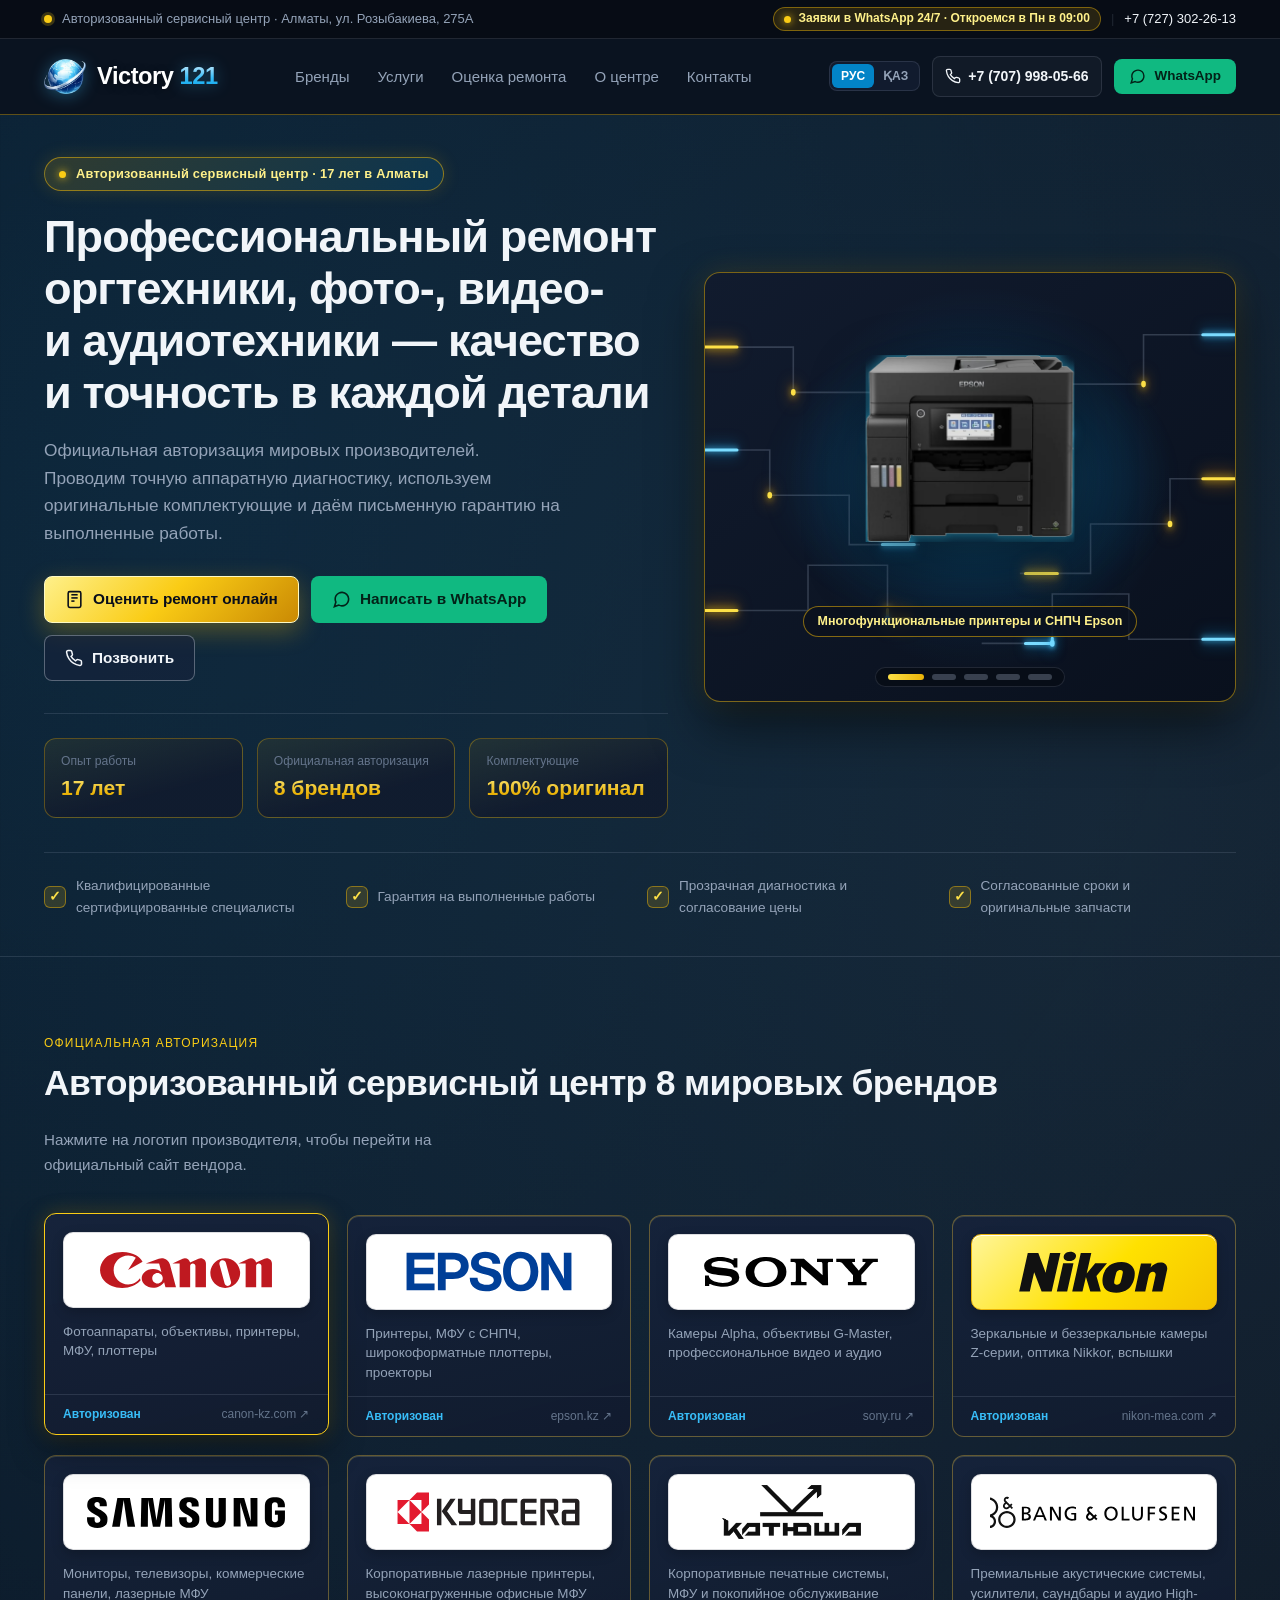
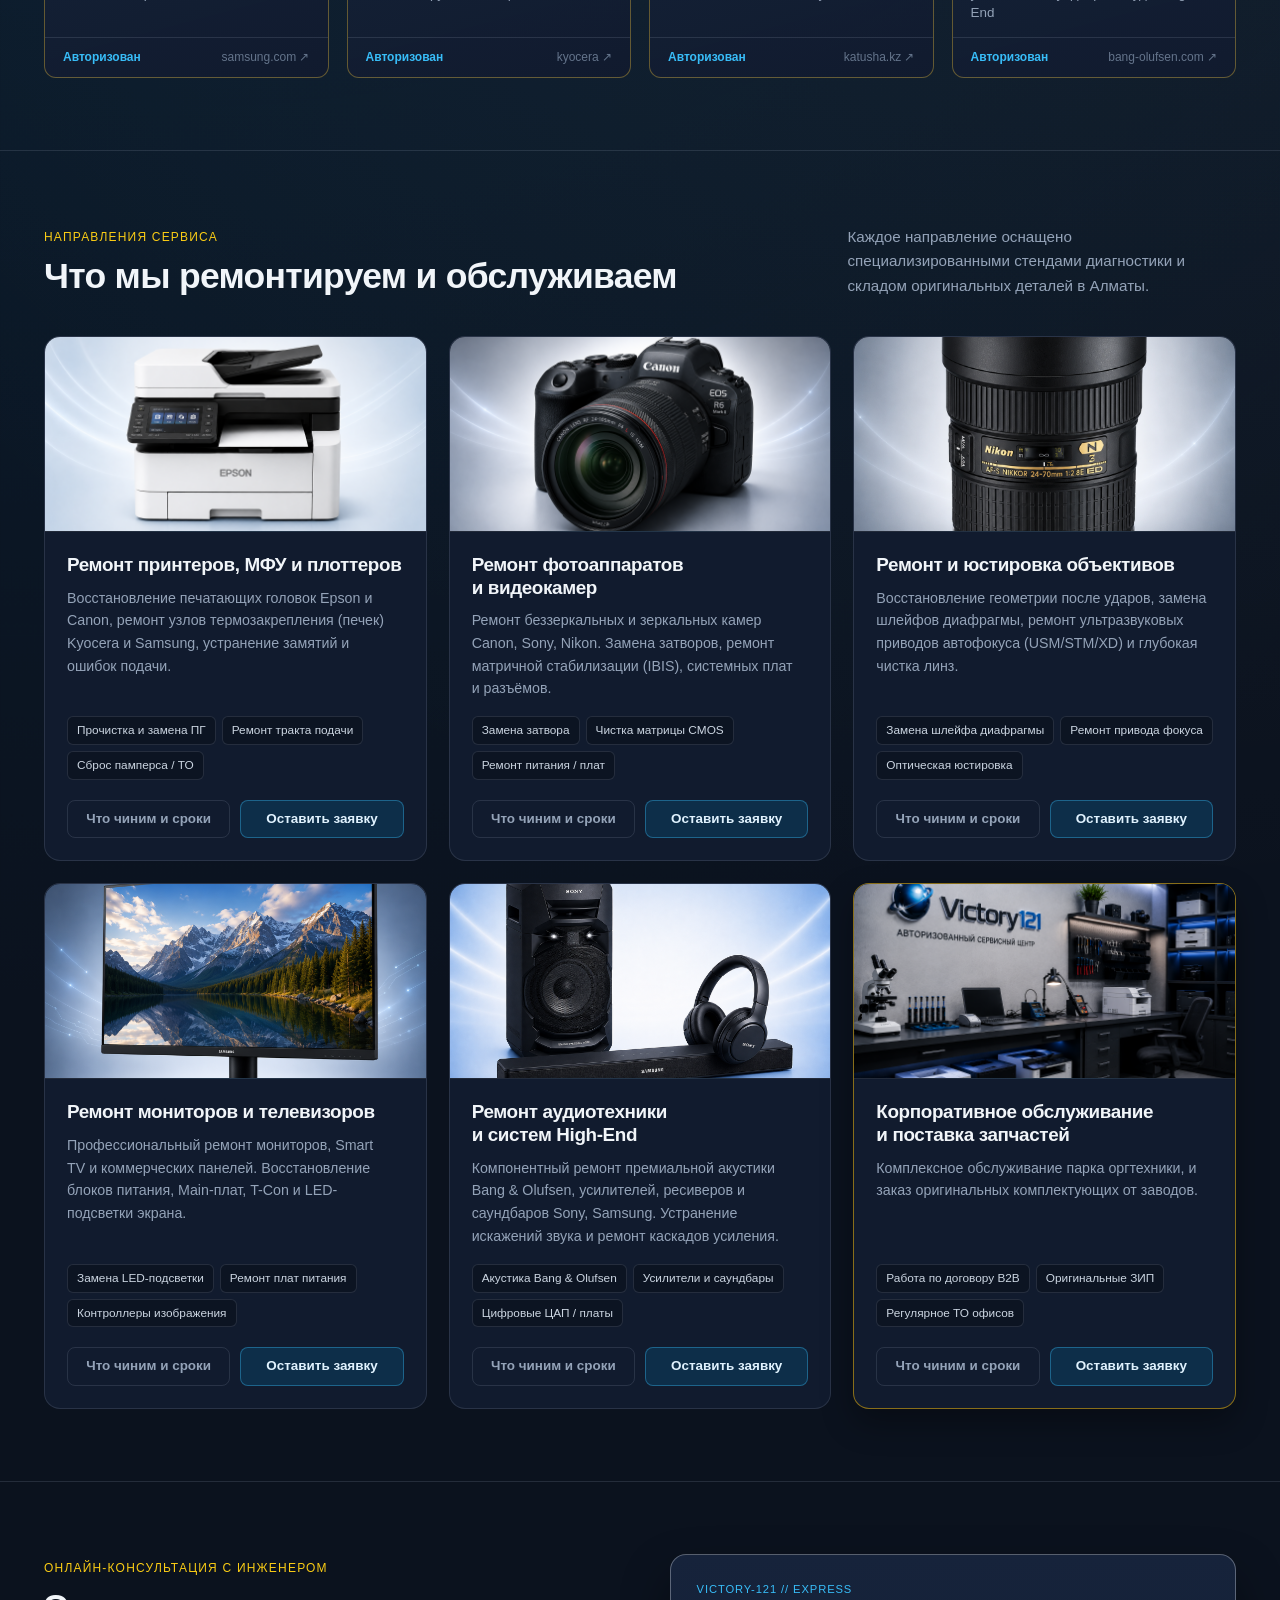
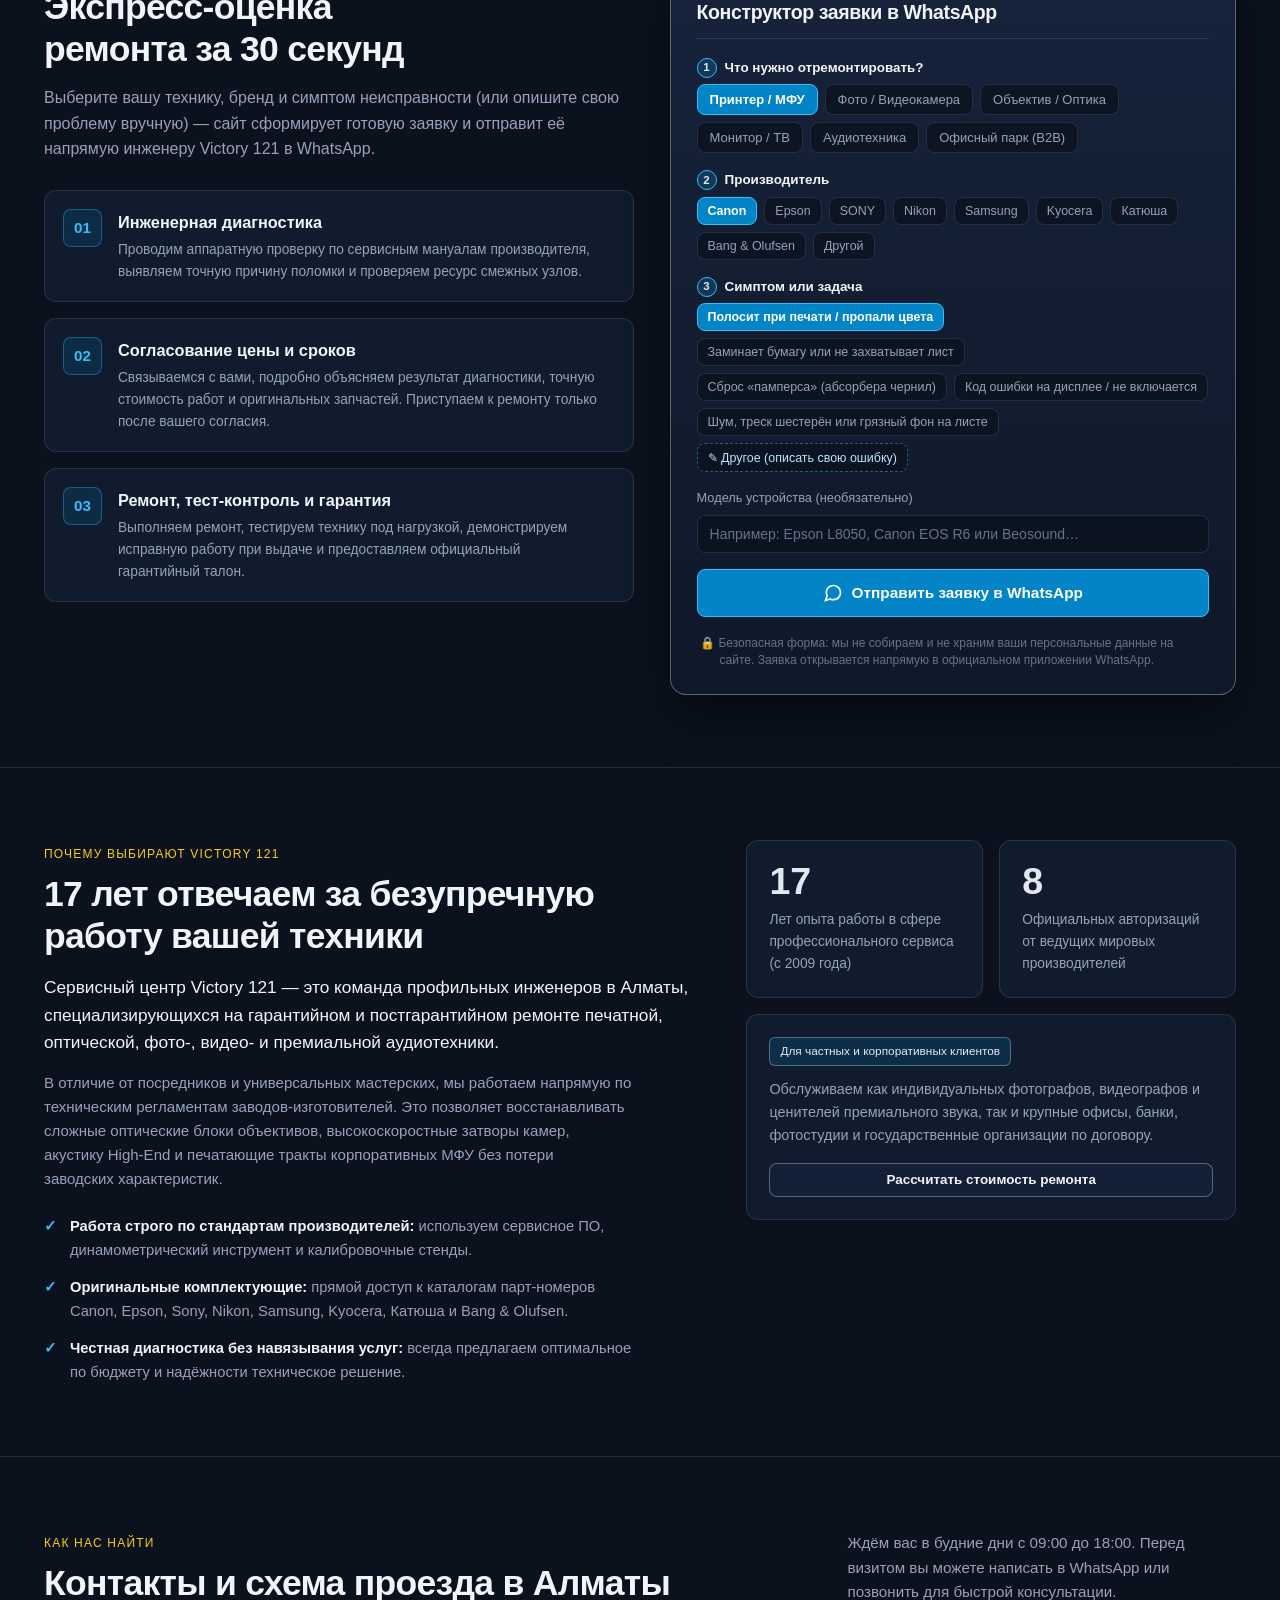
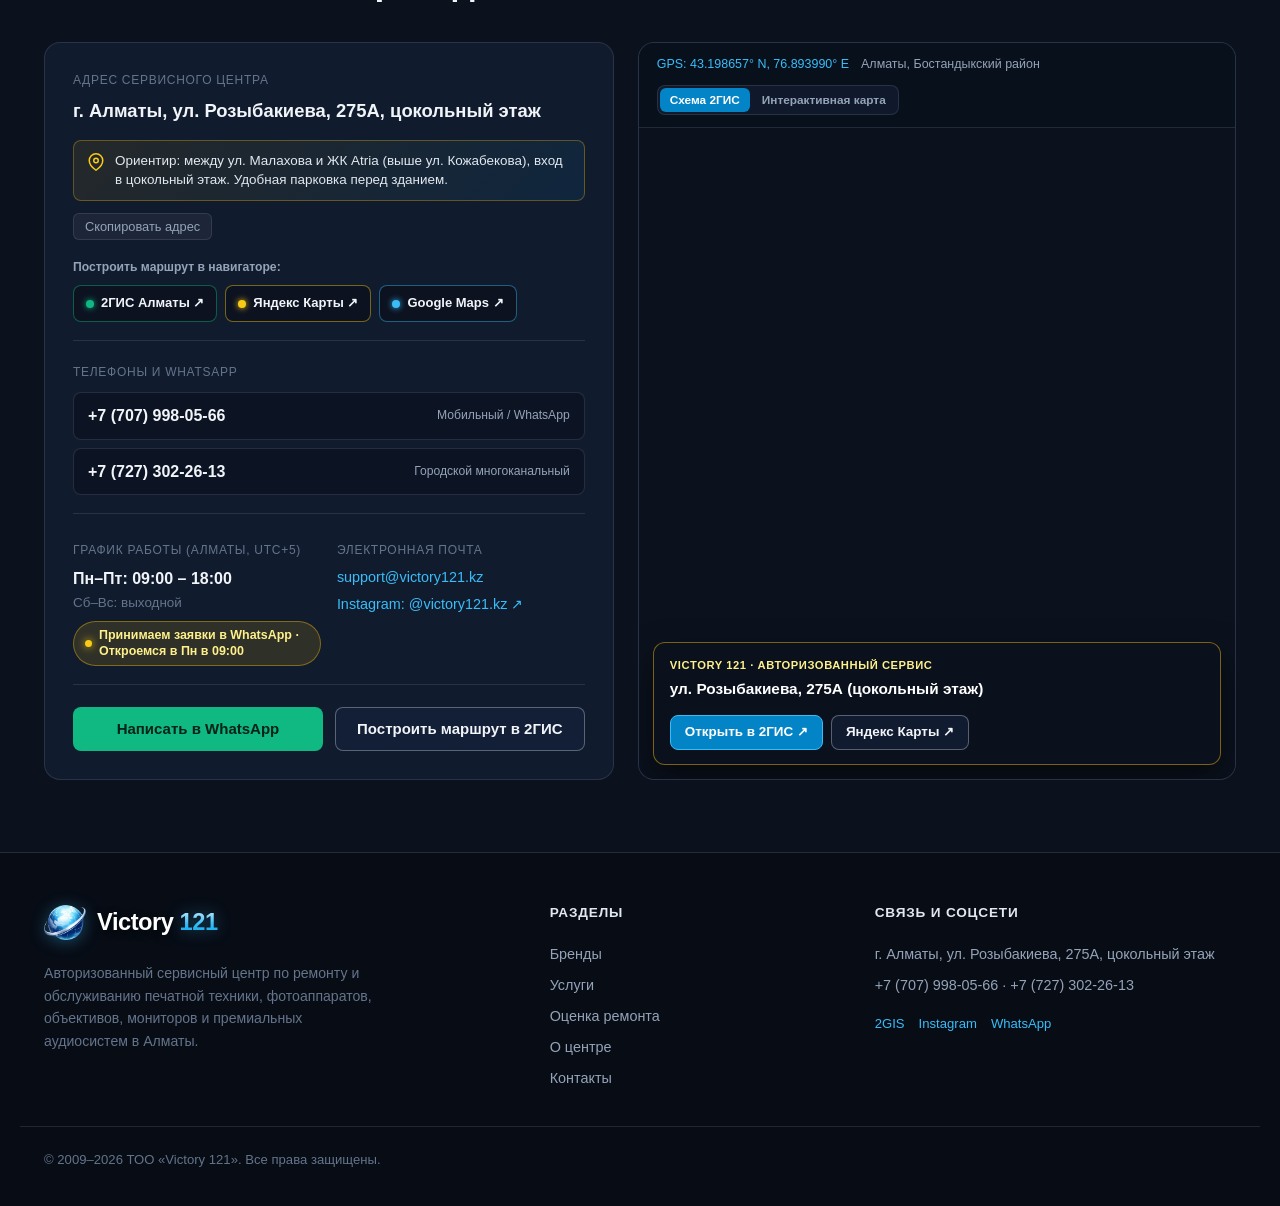
<file: index.html>
<!DOCTYPE html>
<html lang="ru" dir="ltr">
<head>
  <meta charset="UTF-8">
  <meta name="viewport" content="width=device-width, initial-scale=1.0, viewport-fit=cover">
  <meta name="theme-color" content="#0B121E">
  <meta name="color-scheme" content="dark">
  <title>Victory 121 — Авторизованный сервисный центр в Алматы | Ремонт оргтехники, фото-, видео- и аудиотехники</title>
  <meta name="description" content="Авторизованный сервисный центр Victory 121 в Алматы (ул. Розыбакиева, 275А). 17 лет опыта. Официальный ремонт Canon, Epson, Sony, Nikon, Samsung, Kyocera, Катюша, Bang & Olufsen с гарантией.">

  <!-- Security Hardening: Content Security Policy (CSP) & Referrer Policy -->
  <meta http-equiv="Content-Security-Policy" content="default-src 'self'; script-src 'self'; style-src 'self' https://fonts.googleapis.com; font-src 'self' https://fonts.gstatic.com; img-src 'self' https://victory121.kz data:; frame-src https://www.openstreetmap.org; connect-src 'self'; object-src 'none'; base-uri 'self'; form-action 'self' https://wa.me;">
  <meta name="referrer" content="strict-origin-when-cross-origin">

  <!-- Preconnect & Google Fonts -->
  <link rel="preconnect" href="https://fonts.googleapis.com">
  <link rel="preconnect" href="https://fonts.gstatic.com" crossorigin>
  <link href="https://fonts.googleapis.com/css2?family=Inter:wght@400;500;600;700;800&family=Manrope:wght@700;800&display=swap&subset=cyrillic,cyrillic-ext,latin" rel="stylesheet">

  <link rel="stylesheet" href="./styles.css?v=20261114-v7">
</head>
<body>
  <a href="#main-content" class="skip-link" data-i18n="skip_link">Перейти к основному содержимому</a>

  <!-- Top Utility Bar -->
  <div class="utility-bar">
    <div class="container utility-bar__inner">
      <div class="utility-bar__left">
        <span class="status-dot" id="utility-status-dot" aria-hidden="true"></span>
        <span data-i18n="top_status">Авторизованный сервисный центр · Алматы, ул. Розыбакиева, 275А</span>
      </div>
      <div class="utility-bar__right">
        <span class="live-status-pill is-open" id="top-live-status" aria-live="polite">
          <span class="live-status-pill__dot" aria-hidden="true"></span>
          <span class="live-status-pill__text" id="top-live-status-text" data-i18n="top_hours">Пн–Пт: 09:00–18:00</span>
        </span>
        <span class="utility-bar__divider" aria-hidden="true">|</span>
        <a href="tel:+77273022613" class="utility-bar__phone" translate="no">+7 (727) 302-26-13</a>
      </div>
    </div>
  </div>

  <!-- Sticky Main Header -->
  <header class="site-header" id="top">
    <div class="container site-header__inner">
      <a href="#top" class="brand-logo v121-logo" id="header-brand-logo" aria-label="Victory 121 — На главную">
        <img
          src="./assets/victory-globe.png"
          alt=""
          class="v121-logo__globe"
          width="44"
          height="38"
          fetchpriority="high"
        >
        <span class="v121-logo__wordmark" translate="no">
          <span class="v121-logo__victory">Victory</span><span class="v121-logo__sep" aria-hidden="true"></span><span class="v121-logo__num">121</span>
        </span>
      </a>

      <!-- Desktop Navigation -->
      <nav class="desktop-nav" aria-label="Основная навигация">
        <a href="#brands" class="desktop-nav__link" data-i18n="nav_brands">Бренды</a>
        <a href="#services" class="desktop-nav__link" data-i18n="nav_services">Услуги</a>
        <a href="#calculator" class="desktop-nav__link" data-i18n="nav_calc">Оценка ремонта</a>
        <a href="#about" class="desktop-nav__link" data-i18n="nav_about">О центре</a>
        <a href="#contacts" class="desktop-nav__link" data-i18n="nav_contacts">Контакты</a>
      </nav>

      <!-- Header Actions -->
      <div class="site-header__actions">
        <div class="lang-switch" role="group" aria-label="Выбор языка">
          <button type="button" class="lang-switch__btn is-active" data-lang-btn="ru" aria-pressed="true">РУС</button>
          <button type="button" class="lang-switch__btn" data-lang-btn="kz" aria-pressed="false">ҚАЗ</button>
        </div>

        <a href="tel:+77079980566" class="header-phone" translate="no">
          <svg width="16" height="16" viewBox="0 0 24 24" fill="none" stroke="currentColor" stroke-width="2" aria-hidden="true">
            <path d="M22 16.92v3a2 2 0 0 1-2.18 2 19.79 19.79 0 0 1-8.63-3.07 19.5 19.5 0 0 1-6-6 19.79 19.79 0 0 1-3.07-8.67A2 2 0 0 1 4.11 2h3a2 2 0 0 1 2 1.72c.127.96.361 1.903.7 2.81a2 2 0 0 1-.45 2.11L8.09 9.91a16 16 0 0 0 6 6l1.27-1.27a2 2 0 0 1 2.11-.45c.907.339 1.85.573 2.81.7A2 2 0 0 1 22 16.92z"/>
          </svg>
          <span>+7 (707) 998-05-66</span>
        </a>

        <a href="https://wa.me/77079980566" target="_blank" rel="noopener noreferrer" class="btn btn--whatsapp btn--sm header-wa">
          <svg width="17" height="17" viewBox="0 0 24 24" fill="none" stroke="currentColor" stroke-width="2" aria-hidden="true">
            <path d="M21 11.5a8.38 8.38 0 0 1-.9 3.8 8.5 8.5 0 0 1-7.6 4.7 8.38 8.38 0 0 1-3.8-.9L3 21l1.9-5.7a8.38 8.38 0 0 1-.9-3.8 8.5 8.5 0 0 1 4.7-7.6 8.38 8.38 0 0 1 3.8-.9h.5a8.48 8.48 0 0 1 8 8v.5z"/>
          </svg>
          <span>WhatsApp</span>
        </a>

        <!-- Mobile Menu Button -->
        <button type="button" class="mobile-menu-btn" id="open-mobile-menu" aria-label="Открыть меню навигации" aria-expanded="false" aria-controls="mobile-drawer">
          <svg width="24" height="24" viewBox="0 0 24 24" fill="none" stroke="currentColor" stroke-width="2" aria-hidden="true">
            <line x1="3" y1="6" x2="21" y2="6"/>
            <line x1="3" y1="12" x2="21" y2="12"/>
            <line x1="3" y1="18" x2="21" y2="18"/>
          </svg>
        </button>
      </div>
    </div>
  </header>

  <!-- Mobile Navigation Drawer (<dialog>) -->
  <dialog class="mobile-drawer" id="mobile-drawer" aria-label="Мобильное меню">
    <div class="mobile-drawer__panel">
      <div class="mobile-drawer__header">
        <span class="brand-logo v121-logo" translate="no">
          <img
            src="./assets/victory-globe.png"
            alt=""
            class="v121-logo__globe"
            width="38"
            height="32"
          >
          <span class="v121-logo__wordmark">
            <span class="v121-logo__victory">Victory</span><span class="v121-logo__sep" aria-hidden="true"></span><span class="v121-logo__num">121</span>
          </span>
        </span>
        <button type="button" class="icon-close-btn" id="close-mobile-menu" aria-label="Закрыть меню">
          <svg width="22" height="22" viewBox="0 0 24 24" fill="none" stroke="currentColor" stroke-width="2" aria-hidden="true">
            <line x1="18" y1="6" x2="6" y2="18"/>
            <line x1="6" y1="6" x2="18" y2="18"/>
          </svg>
        </button>
      </div>

      <nav class="mobile-drawer__nav" aria-label="Мобильная навигация">
        <a href="#brands" class="mobile-drawer__link" data-i18n="nav_brands">Авторизованные бренды</a>
        <a href="#services" class="mobile-drawer__link" data-i18n="nav_services">Услуги и направления</a>
        <a href="#calculator" class="mobile-drawer__link" data-i18n="nav_calc">Онлайн-оценка ремонта</a>
        <a href="#about" class="mobile-drawer__link" data-i18n="nav_about">О сервисном центре</a>
        <a href="#contacts" class="mobile-drawer__link" data-i18n="nav_contacts">Адрес и контакты</a>
      </nav>

      <div class="mobile-drawer__footer">
        <div class="mobile-drawer__contact-item">
          <span class="mobile-drawer__label" data-i18n="drawer_address_label">Адрес в Алматы:</span>
          <strong data-i18n="drawer_address_val">ул. Розыбакиева, 275А, цокольный этаж</strong>
        </div>
        <div class="mobile-drawer__contact-item">
          <span class="mobile-drawer__label" data-i18n="drawer_phones_label">Телефоны:</span>
          <a href="tel:+77079980566" class="mobile-drawer__phone" translate="no">+7 (707) 998-05-66</a>
          <a href="tel:+77273022613" class="mobile-drawer__phone" translate="no">+7 (727) 302-26-13</a>
        </div>
        <div class="mobile-drawer__cta-group">
          <a href="https://wa.me/77079980566" target="_blank" rel="noopener noreferrer" class="btn btn--whatsapp btn--full" data-i18n="hero_cta_wa">Написать в WhatsApp</a>
          <a href="https://2gis.kz/almaty/directions/points/%7C76.89399%2C43.198657%3B9429940000895218" target="_blank" rel="noopener noreferrer" class="btn btn--outline btn--full" data-i18n="contact_2gis_btn">Построить маршрут в 2ГИС</a>
        </div>
      </div>
    </div>
  </dialog>

  <main id="main-content">
    <!-- Hero Section with Animated Circuit Board & 5-Slide Equipment Showcase -->
    <section class="hero-section">
      <div class="container hero-grid">
        <!-- Left Column: Brand Authority & Core Offer -->
        <div class="hero-content">
          <div class="authority-badge">
            <span class="authority-badge__dot" aria-hidden="true"></span>
            <span data-i18n="hero_badge">Авторизованный сервисный центр · 17 лет в Алматы</span>
          </div>

          <h1 class="hero-title" data-i18n="hero_title">
            Профессиональный ремонт оргтехники, фото-, видео- и&nbsp;аудиотехники — качество и&nbsp;точность в&nbsp;каждой детали
          </h1>

          <p class="hero-subtitle" data-i18n="hero_subtitle">
            Официальная авторизация мировых производителей. Проводим точную аппаратную диагностику, используем оригинальные комплектующие и даём письменную гарантию на выполненные работы.
          </p>

          <div class="hero-cta-row">
            <a href="#calculator" class="btn btn--primary btn--lg">
              <svg width="19" height="19" viewBox="0 0 24 24" fill="none" stroke="currentColor" stroke-width="2" aria-hidden="true">
                <rect x="4" y="2" width="16" height="20" rx="2"/>
                <line x1="8" y1="6" x2="16" y2="6"/>
                <line x1="8" y1="10" x2="16" y2="10"/>
                <line x1="8" y1="14" x2="12" y2="14"/>
              </svg>
              <span data-i18n="hero_cta_calc">Оценить ремонт онлайн</span>
            </a>
            <a href="https://wa.me/77079980566?text=%D0%97%D0%B4%D1%80%D0%B0%D0%B2%D1%81%D1%82%D0%B2%D1%83%D0%B9%D1%82%D0%B5!%20%D0%9D%D1%83%D0%B6%D0%BD%D0%B0%20%D0%BA%D0%BE%D0%BD%D1%81%D1%83%D0%BB%D1%8C%D1%82%D0%B0%D1%86%D0%B8%D1%8F%20%D0%BF%D0%BE%20%D1%80%D0%B5%D0%BC%D0%BE%D0%BD%D1%82%D1%83%20%D1%82%D0%B5%D1%85%D0%BD%D0%B8%D0%BA%D0%B8%20%D0%B2%20Victory%20121." target="_blank" rel="noopener noreferrer" class="btn btn--whatsapp btn--lg">
              <svg width="19" height="19" viewBox="0 0 24 24" fill="none" stroke="currentColor" stroke-width="2" aria-hidden="true">
                <path d="M21 11.5a8.38 8.38 0 0 1-.9 3.8 8.5 8.5 0 0 1-7.6 4.7 8.38 8.38 0 0 1-3.8-.9L3 21l1.9-5.7a8.38 8.38 0 0 1-.9-3.8 8.5 8.5 0 0 1 4.7-7.6 8.38 8.38 0 0 1 3.8-.9h.5a8.48 8.48 0 0 1 8 8v.5z"/>
              </svg>
              <span data-i18n="hero_cta_wa">Написать в WhatsApp</span>
            </a>
            <a href="tel:+77079980566" class="btn btn--outline btn--lg">
              <svg width="18" height="18" viewBox="0 0 24 24" fill="none" stroke="currentColor" stroke-width="2" aria-hidden="true">
                <path d="M22 16.92v3a2 2 0 0 1-2.18 2 19.79 19.79 0 0 1-8.63-3.07 19.5 19.5 0 0 1-6-6 19.79 19.79 0 0 1-3.07-8.67A2 2 0 0 1 4.11 2h3a2 2 0 0 1 2 1.72c.127.96.361 1.903.7 2.81a2 2 0 0 1-.45 2.11L8.09 9.91a16 16 0 0 0 6 6l1.27-1.27a2 2 0 0 1 2.11-.45c.907.339 1.85.573 2.81.7A2 2 0 0 1 22 16.92z"/>
              </svg>
              <span data-i18n="hero_cta_call">Позвонить</span>
            </a>
          </div>

          <!-- Key Trust Metrics -->
          <dl class="hero-metrics">
            <div class="hero-metric">
              <dt class="hero-metric__label" data-i18n="metric_1_label">Опыт работы</dt>
              <dd class="hero-metric__value" data-i18n="metric_1_val">17 лет</dd>
            </div>
            <div class="hero-metric">
              <dt class="hero-metric__label" data-i18n="metric_2_label">Официальная авторизация</dt>
              <dd class="hero-metric__value" data-i18n="metric_2_val">8 брендов</dd>
            </div>
            <div class="hero-metric">
              <dt class="hero-metric__label" data-i18n="metric_3_label">Комплектующие</dt>
              <dd class="hero-metric__value" data-i18n="metric_3_val">100% оригинал</dd>
            </div>
          </dl>
        </div>

        <!-- Right Column: Signature Animated Circuit Showcase & 5-Equipment Carousel -->
        <div class="hero-showcase-wrap">
          <div class="hero-image hero-showcase" id="hero-carousel" role="region" aria-label="Карусель обслуживаемой техники">
            <!-- Animated SVG Electric Circuit Board Background -->
            <div class="hero-tech-bg" aria-hidden="true">
              <svg viewBox="0 0 900 520" preserveAspectRatio="none">
                <g class="circuit-base">
                  <path d="M0 90 H150 V145 H285 V205 H390"></path>
                  <path d="M0 215 H110 V270 H245 V330 H365"></path>
                  <path d="M0 410 H175 V355 H310 V420 H430"></path>
                  <path d="M900 75 H745 V135 H620 V195 H510"></path>
                  <path d="M900 250 H790 V305 H655 V365 H535"></path>
                  <path d="M900 445 H720 V390 H590 V450 H470"></path>
                </g>
                <g class="circuit-pulse">
                  <path d="M0 90 H150 V145 H285 V205 H390"></path>
                  <path d="M0 215 H110 V270 H245 V330 H365"></path>
                  <path d="M0 410 H175 V355 H310 V420 H430"></path>
                  <path d="M900 75 H745 V135 H620 V195 H510"></path>
                  <path d="M900 250 H790 V305 H655 V365 H535"></path>
                  <path d="M900 445 H720 V390 H590 V450 H470"></path>
                </g>
                <g class="circuit-nodes">
                  <circle cx="150" cy="145" r="4"></circle>
                  <circle cx="285" cy="205" r="4"></circle>
                  <circle cx="110" cy="270" r="4"></circle>
                  <circle cx="310" cy="420" r="4"></circle>
                  <circle cx="745" cy="135" r="4"></circle>
                  <circle cx="620" cy="195" r="4"></circle>
                  <circle cx="790" cy="305" r="4"></circle>
                  <circle cx="590" cy="450" r="4"></circle>
                </g>
              </svg>
            </div>

            <!-- 5 Equipment Slides -->
            <div class="hero-equipment-slide is-active" data-slide-index="0">
              <img src="./assets/equipment/hero-epson.png" alt="Принтер и МФУ Epson" width="480" height="360" fetchpriority="high" decoding="async">
              <span class="hero-slide-caption" data-i18n="slide_1_label">Многофункциональные принтеры и СНПЧ Epson</span>
            </div>
            <div class="hero-equipment-slide" data-slide-index="1">
              <img src="./assets/equipment/hero-canon.png" alt="Фотоаппарат Canon EOS R6 Mark II" width="480" height="360" decoding="async">
              <span class="hero-slide-caption" data-i18n="slide_2_label">Профессиональные камеры Canon EOS R / Sony Alpha</span>
            </div>
            <div class="hero-equipment-slide" data-slide-index="2">
              <img src="./assets/equipment/hero-nikon.png" alt="Объектив Nikon Nikkor" width="480" height="360" decoding="async">
              <span class="hero-slide-caption" data-i18n="slide_3_label">Светосильные объективы и оптика Nikon / Canon / Sony</span>
            </div>
            <div class="hero-equipment-slide" data-slide-index="3">
              <img src="./assets/equipment/hero-samsung.png" alt="Монитор Samsung" width="480" height="360" decoding="async">
              <span class="hero-slide-caption" data-i18n="slide_4_label">Мониторы, Smart TV и коммерческие панели Samsung</span>
            </div>
            <div class="hero-equipment-slide" data-slide-index="4">
              <img src="./assets/equipment/hero-canon-print-2.png" alt="Принтер Canon" width="480" height="360" decoding="async">
              <span class="hero-slide-caption" data-i18n="slide_5_label">Принтеры и офисные системы печати Canon / Kyocera</span>
            </div>

            <!-- Interactive Carousel Navigation Pills -->
            <div class="hero-carousel-dots" role="tablist" aria-label="Переключение слайдов техники">
              <button type="button" class="hero-dot is-active" data-carousel-goto="0" aria-label="Принтер Epson" aria-selected="true"></button>
              <button type="button" class="hero-dot" data-carousel-goto="1" aria-label="Камера Canon" aria-selected="false"></button>
              <button type="button" class="hero-dot" data-carousel-goto="2" aria-label="Объектив Nikon" aria-selected="false"></button>
              <button type="button" class="hero-dot" data-carousel-goto="3" aria-label="Монитор Samsung" aria-selected="false"></button>
              <button type="button" class="hero-dot" data-carousel-goto="4" aria-label="Принтер Canon" aria-selected="false"></button>
            </div>
          </div>
        </div>
      </div>

      <!-- Trust Strip -->
      <div class="container">
        <ul class="trust-strip" aria-label="Ключевые гарантии сервиса">
          <li class="trust-strip__item">
            <span class="trust-strip__icon" aria-hidden="true">✓</span>
            <span data-i18n="strip_1">Квалифицированные сертифицированные специалисты</span>
          </li>
          <li class="trust-strip__item">
            <span class="trust-strip__icon" aria-hidden="true">✓</span>
            <span data-i18n="strip_2">Гарантия на выполненные работы</span>
          </li>
          <li class="trust-strip__item">
            <span class="trust-strip__icon" aria-hidden="true">✓</span>
            <span data-i18n="strip_3">Прозрачная диагностика и согласование цены</span>
          </li>
          <li class="trust-strip__item">
            <span class="trust-strip__icon" aria-hidden="true">✓</span>
            <span data-i18n="strip_4">Согласованные сроки и оригинальные запчасти</span>
          </li>
        </ul>
      </div>
    </section>

    <!-- Authorized Brands Section: 8 Official Brands Strictly Following Vendor Brand Policy -->
    <section class="section brands-section" id="brands" aria-labelledby="brands-heading">
      <div class="container">
        <div class="section-header">
          <div>
            <span class="section-kicker" data-i18n="brands_kicker">Официальная авторизация</span>
            <h2 class="section-title" id="brands-heading" data-i18n="brands_title">Авторизованный сервисный центр 8&nbsp;мировых брендов</h2>
          </div>
          <p class="section-desc" data-i18n="brands_desc">
            Нажмите на логотип производителя, чтобы перейти на официальный сайт вендора.
          </p>
        </div>

        <div class="brands-grid" role="list">
          <!-- 1. Canon (Official Canon Red Vector Wordmark Adapted to Frame) -->
          <div class="brand-card" role="listitem" data-brand-card="Canon">
            <a href="https://www.canon-kz.com/" target="_blank" rel="noopener noreferrer" class="brand-card__select" aria-label="Перейти на официальный сайт Canon Казахстан">
              <div class="vendor-plaque">
                <img src="./assets/brands/canon.svg" alt="Canon" class="vendor-svg vendor-svg--canon" width="176" height="38" loading="lazy">
              </div>
              <span class="brand-card__scope" data-i18n="brand_canon_scope">Фотоаппараты, объективы, принтеры, МФУ, плоттеры</span>
            </a>
            <div class="brand-card__footer">
              <span class="brand-card__status" data-i18n="brand_auth_tag">Авторизован</span>
              <a href="https://www.canon-kz.com/" target="_blank" rel="noopener noreferrer" class="brand-card__ext" aria-label="Официальный сайт Canon Казахстан">canon-kz.com ↗</a>
            </div>
          </div>

          <!-- 2. Epson (Official Corporate Blue Vector Wordmark Adapted to Frame) -->
          <div class="brand-card" role="listitem" data-brand-card="Epson">
            <a href="https://www.epson.kz/" target="_blank" rel="noopener noreferrer" class="brand-card__select" aria-label="Перейти на официальный сайт Epson Казахстан">
              <div class="vendor-plaque">
                <img src="./assets/brands/epson.svg" alt="Epson" class="vendor-svg vendor-svg--epson" width="168" height="42" loading="lazy">
              </div>
              <span class="brand-card__scope" data-i18n="brand_epson_scope">Принтеры, МФУ с СНПЧ, широкоформатные плоттеры, проекторы</span>
            </a>
            <div class="brand-card__footer">
              <span class="brand-card__status" data-i18n="brand_auth_tag">Авторизован</span>
              <a href="https://www.epson.kz/" target="_blank" rel="noopener noreferrer" class="brand-card__ext" aria-label="Официальный сайт Epson Казахстан">epson.kz ↗</a>
            </div>
          </div>

          <!-- 3. SONY (Official Black Vector Wordmark Adapted to Frame) -->
          <div class="brand-card" role="listitem" data-brand-card="Sony">
            <a href="https://www.sony.ru/" target="_blank" rel="noopener noreferrer" class="brand-card__select" aria-label="Перейти на официальный сайт Sony">
              <div class="vendor-plaque">
                <img src="./assets/brands/sony.svg" alt="SONY" class="vendor-svg vendor-svg--sony" width="176" height="32" loading="lazy">
              </div>
              <span class="brand-card__scope" data-i18n="brand_sony_scope">Камеры Alpha, объективы G-Master, профессиональное видео и аудио</span>
            </a>
            <div class="brand-card__footer">
              <span class="brand-card__status" data-i18n="brand_auth_tag">Авторизован</span>
              <a href="https://www.sony.ru/" target="_blank" rel="noopener noreferrer" class="brand-card__ext" aria-label="Официальный сайт Sony">sony.ru ↗</a>
            </div>
          </div>

          <!-- 4. Nikon (Official Nikon Yellow Gradient Plaque + Official Black Slanted Vector Wordmark) -->
          <div class="brand-card" role="listitem" data-brand-card="Nikon">
            <a href="https://www.nikon-mea.com/" target="_blank" rel="noopener noreferrer" class="brand-card__select" aria-label="Перейти на официальный сайт Nikon">
              <div class="vendor-plaque vendor-plaque--nikon">
                <img src="./assets/brands/nikon.svg" alt="Nikon" class="vendor-svg vendor-svg--nikon" width="164" height="48" loading="lazy">
              </div>
              <span class="brand-card__scope" data-i18n="brand_nikon_scope">Зеркальные и беззеркальные камеры Z-серии, оптика Nikkor, вспышки</span>
            </a>
            <div class="brand-card__footer">
              <span class="brand-card__status" data-i18n="brand_auth_tag">Авторизован</span>
              <a href="https://www.nikon-mea.com/" target="_blank" rel="noopener noreferrer" class="brand-card__ext" aria-label="Официальный сайт Nikon">nikon-mea.com ↗</a>
            </div>
          </div>

          <!-- 5. Samsung (Official Black Vector Wordmark Cropped & Scaled to Fill Frame) -->
          <div class="brand-card" role="listitem" data-brand-card="Samsung">
            <a href="https://www.samsung.com/kz_ru/" target="_blank" rel="noopener noreferrer" class="brand-card__select" aria-label="Перейти на официальный сайт Samsung Казахстан">
              <div class="vendor-plaque">
                <img src="./assets/brands/samsung.svg" alt="Samsung" class="vendor-svg vendor-svg--samsung" width="204" height="34" loading="lazy">
              </div>
              <span class="brand-card__scope" data-i18n="brand_samsung_scope">Мониторы, телевизоры, коммерческие панели, лазерные МФУ</span>
            </a>
            <div class="brand-card__footer">
              <span class="brand-card__status" data-i18n="brand_auth_tag">Авторизован</span>
              <a href="https://www.samsung.com/kz_ru/" target="_blank" rel="noopener noreferrer" class="brand-card__ext" aria-label="Официальный сайт Samsung Казахстан">samsung.com ↗</a>
            </div>
          </div>

          <!-- 6. Kyocera (Official Red Symbol + Black Vector Wordmark Adapted to Frame) -->
          <div class="brand-card" role="listitem" data-brand-card="Kyocera">
            <a href="https://russia.kyocera.com/" target="_blank" rel="noopener noreferrer" class="brand-card__select" aria-label="Перейти на официальный сайт Kyocera">
              <div class="vendor-plaque">
                <img src="./assets/brands/kyocera.svg" alt="Kyocera" class="vendor-svg vendor-svg--kyocera" width="196" height="48" loading="lazy">
              </div>
              <span class="brand-card__scope" data-i18n="brand_kyocera_scope">Корпоративные лазерные принтеры, высоконагруженные офисные МФУ</span>
            </a>
            <div class="brand-card__footer">
              <span class="brand-card__status" data-i18n="brand_auth_tag">Авторизован</span>
              <a href="https://russia.kyocera.com/" target="_blank" rel="noopener noreferrer" class="brand-card__ext" aria-label="Официальный сайт Kyocera">kyocera ↗</a>
            </div>
          </div>

          <!-- 7. Катюша (Official Cropped Logo Adapted to Frame) -->
          <div class="brand-card" role="listitem" data-brand-card="Катюша">
            <a href="https://katusha.kz/" target="_blank" rel="noopener noreferrer" class="brand-card__select" aria-label="Перейти на официальный сайт Катюша Казахстан">
              <div class="vendor-plaque">
                <img src="./assets/brands/katusha.png" alt="Катюша" class="vendor-svg vendor-svg--katusha" width="162" height="56" loading="lazy">
              </div>
              <span class="brand-card__scope" data-i18n="brand_katusha_scope">Корпоративные печатные системы, МФУ и покопийное обслуживание</span>
            </a>
            <div class="brand-card__footer">
              <span class="brand-card__status" data-i18n="brand_auth_tag">Авторизован</span>
              <a href="https://katusha.kz/" target="_blank" rel="noopener noreferrer" class="brand-card__ext" aria-label="Официальный сайт Катюша Казахстан">katusha.kz ↗</a>
            </div>
          </div>

          <!-- 8. Bang & Olufsen (Official B&O Monogram & Wordmark Vector Adapted to Frame) -->
          <div class="brand-card" role="listitem" data-brand-card="Bang & Olufsen">
            <a href="https://www.bang-olufsen.com/" target="_blank" rel="noopener noreferrer" class="brand-card__select" aria-label="Перейти на официальный сайт Bang & Olufsen">
              <div class="vendor-plaque">
                <img src="./assets/brands/bang-olufsen.svg" alt="Bang & Olufsen" class="vendor-svg vendor-svg--bo" width="212" height="42" loading="lazy">
              </div>
              <span class="brand-card__scope" data-i18n="brand_bo_scope">Премиальные акустические системы, усилители, саундбары и аудио High-End</span>
            </a>
            <div class="brand-card__footer">
              <span class="brand-card__status" data-i18n="brand_auth_tag">Авторизован</span>
              <a href="https://www.bang-olufsen.com/" target="_blank" rel="noopener noreferrer" class="brand-card__ext" aria-label="Официальный сайт Bang & Olufsen">bang-olufsen.com ↗</a>
            </div>
          </div>
        </div>
      </div>
    </section>

    <!-- Services Bento Grid with Original Equipment Visuals (3x2 Desktop, 2x3 Tablet, 1x6 Mobile) -->
    <section class="section services-section" id="services" aria-labelledby="services-heading">
      <div class="container">
        <div class="section-header">
          <div>
            <span class="section-kicker" data-i18n="services_kicker">Направления сервиса</span>
            <h2 class="section-title" id="services-heading" data-i18n="services_title">Что мы ремонтируем и обслуживаем</h2>
          </div>
          <p class="section-desc" data-i18n="services_desc">
            Каждое направление оснащено специализированными стендами диагностики и складом оригинальных деталей в Алматы.
          </p>
        </div>

        <div class="services-grid">
          <!-- Service 1: Printers & MFPs -->
          <article class="service-card" data-service-id="printers">
            <div class="service-card__media">
              <img src="./assets/equipment/service-printer-1.png" alt="Ремонт принтеров и МФУ" width="400" height="220" loading="lazy">
            </div>
            <div class="service-card__body">
              <h3 class="service-card__title" data-i18n="srv1_title">Ремонт принтеров, МФУ и плоттеров</h3>
              <p class="service-card__text" data-i18n="srv1_desc">
                Восстановление печатающих головок Epson и Canon, ремонт узлов термозакрепления (печек) Kyocera и Samsung, устранение замятий и ошибок подачи.
              </p>
              <ul class="service-card__tags" aria-label="Примеры работ">
                <li data-i18n="srv1_tag1">Прочистка и замена ПГ</li>
                <li data-i18n="srv1_tag2">Ремонт тракта подачи</li>
                <li data-i18n="srv1_tag3">Сброс памперса / ТО</li>
              </ul>
              <div class="service-card__actions">
                <button type="button" class="btn btn--ghost btn--sm" data-open-service="printers" data-i18n="srv_more_btn">Что чиним и сроки</button>
                <button type="button" class="btn btn--primary-soft btn--sm" data-pick-service="printers" data-i18n="srv_order_btn">Оставить заявку</button>
              </div>
            </div>
          </article>

          <!-- Service 2: Cameras -->
          <article class="service-card" data-service-id="cameras">
            <div class="service-card__media">
              <img src="./assets/equipment/service-camera-1.png" alt="Ремонт фотоаппаратов" width="400" height="220" loading="lazy">
            </div>
            <div class="service-card__body">
              <h3 class="service-card__title" data-i18n="srv2_title">Ремонт фотоаппаратов и видеокамер</h3>
              <p class="service-card__text" data-i18n="srv2_desc">
                Ремонт беззеркальных и зеркальных камер Canon, Sony, Nikon. Замена затворов, ремонт матричной стабилизации (IBIS), системных плат и разъёмов.
              </p>
              <ul class="service-card__tags" aria-label="Примеры работ">
                <li data-i18n="srv2_tag1">Замена затвора</li>
                <li data-i18n="srv2_tag2">Чистка матрицы CMOS</li>
                <li data-i18n="srv2_tag3">Ремонт питания / плат</li>
              </ul>
              <div class="service-card__actions">
                <button type="button" class="btn btn--ghost btn--sm" data-open-service="cameras" data-i18n="srv_more_btn">Что чиним и сроки</button>
                <button type="button" class="btn btn--primary-soft btn--sm" data-pick-service="cameras" data-i18n="srv_order_btn">Оставить заявку</button>
              </div>
            </div>
          </article>

          <!-- Service 3: Lenses -->
          <article class="service-card" data-service-id="lenses">
            <div class="service-card__media">
              <img src="./assets/equipment/service-lens-nikon-1.png" alt="Ремонт объективов" width="400" height="220" loading="lazy">
            </div>
            <div class="service-card__body">
              <h3 class="service-card__title" data-i18n="srv3_title">Ремонт и юстировка объективов</h3>
              <p class="service-card__text" data-i18n="srv3_desc">
                Восстановление геометрии после ударов, замена шлейфов диафрагмы, ремонт ультразвуковых приводов автофокуса (USM/STM/XD) и глубокая чистка линз.
              </p>
              <ul class="service-card__tags" aria-label="Примеры работ">
                <li data-i18n="srv3_tag1">Замена шлейфа диафрагмы</li>
                <li data-i18n="srv3_tag2">Ремонт привода фокуса</li>
                <li data-i18n="srv3_tag3">Оптическая юстировка</li>
              </ul>
              <div class="service-card__actions">
                <button type="button" class="btn btn--ghost btn--sm" data-open-service="lenses" data-i18n="srv_more_btn">Что чиним и сроки</button>
                <button type="button" class="btn btn--primary-soft btn--sm" data-pick-service="lenses" data-i18n="srv_order_btn">Оставить заявку</button>
              </div>
            </div>
          </article>

          <!-- Service 4: Monitors & TVs -->
          <article class="service-card" data-service-id="monitors">
            <div class="service-card__media">
              <img src="./assets/equipment/service-monitor-1.png" alt="Ремонт мониторов и телевизоров" width="400" height="220" loading="lazy">
            </div>
            <div class="service-card__body">
              <h3 class="service-card__title" data-i18n="srv4_title">Ремонт мониторов и телевизоров</h3>
              <p class="service-card__text" data-i18n="srv4_desc">
                Профессиональный ремонт мониторов, Smart TV и коммерческих панелей. Восстановление блоков питания, Main-плат, T-Con и LED-подсветки экрана.
              </p>
              <ul class="service-card__tags" aria-label="Примеры работ">
                <li data-i18n="srv4_tag1">Замена LED-подсветки</li>
                <li data-i18n="srv4_tag2">Ремонт плат питания</li>
                <li data-i18n="srv4_tag3">Контроллеры изображения</li>
              </ul>
              <div class="service-card__actions">
                <button type="button" class="btn btn--ghost btn--sm" data-open-service="monitors" data-i18n="srv_more_btn">Что чиним и сроки</button>
                <button type="button" class="btn btn--primary-soft btn--sm" data-pick-service="monitors" data-i18n="srv_order_btn">Оставить заявку</button>
              </div>
            </div>
          </article>

          <!-- Service 5: Audio Equipment (Bang & Olufsen, Sony, Samsung) -->
          <article class="service-card" data-service-id="audio">
            <div class="service-card__media">
              <img src="./assets/equipment/service-audio.png" alt="Ремонт аудиотехники" width="400" height="220" loading="lazy">
            </div>
            <div class="service-card__body">
              <h3 class="service-card__title" data-i18n="srv5_title">Ремонт аудиотехники и систем High-End</h3>
              <p class="service-card__text" data-i18n="srv5_desc">
                Компонентный ремонт премиальной акустики Bang &amp; Olufsen, усилителей, ресиверов и саундбаров Sony, Samsung. Устранение искажений звука и ремонт каскадов усиления.
              </p>
              <ul class="service-card__tags" aria-label="Примеры работ">
                <li data-i18n="srv5_tag1">Акустика Bang &amp; Olufsen</li>
                <li data-i18n="srv5_tag2">Усилители и саундбары</li>
                <li data-i18n="srv5_tag3">Цифровые ЦАП / платы</li>
              </ul>
              <div class="service-card__actions">
                <button type="button" class="btn btn--ghost btn--sm" data-open-service="audio" data-i18n="srv_more_btn">Что чиним и сроки</button>
                <button type="button" class="btn btn--primary-soft btn--sm" data-pick-service="audio" data-i18n="srv_order_btn">Оставить заявку</button>
              </div>
            </div>
          </article>

          <!-- Service 6: Corporate Service & Original Parts (B2B) -->
          <article class="service-card service-card--featured" data-service-id="b2b">
            <div class="service-card__media">
              <img src="./assets/equipment/about-service-center.png" alt="Корпоративное обслуживание и поставка запчастей" width="400" height="220" loading="lazy">
            </div>
            <div class="service-card__body">
              <h3 class="service-card__title" data-i18n="srv6_title">Корпоративное обслуживание и поставка запчастей</h3>
              <p class="service-card__text" data-i18n="srv6_desc">
                Комплексное обслуживание парка оргтехники, и заказ оригинальных комплектующих от заводов.
              </p>
              <ul class="service-card__tags" aria-label="Примеры работ">
                <li data-i18n="srv6_tag1">Работа по договору B2B</li>
                <li data-i18n="srv6_tag2">Оригинальные ЗИП</li>
                <li data-i18n="srv6_tag3">Регулярное ТО офисов</li>
              </ul>
              <div class="service-card__actions">
                <button type="button" class="btn btn--ghost btn--sm" data-open-service="b2b" data-i18n="srv_more_btn">Что чиним и сроки</button>
                <button type="button" class="btn btn--primary-soft btn--sm" data-pick-service="b2b" data-i18n="srv_order_btn">Оставить заявку</button>
              </div>
            </div>
          </article>
        </div>
      </div>
    </section>

    <!-- Interactive Quick Diagnostic & WhatsApp Calculator Section -->
    <section class="section calc-section" id="calculator" aria-labelledby="calc-heading">
      <div class="container calc-grid">
        <div class="calc-info">
          <span class="section-kicker" data-i18n="calc_kicker">Онлайн-консультация с инженером</span>
          <h2 class="section-title" id="calc-heading" data-i18n="calc_title">Экспресс-оценка ремонта за 30 секунд</h2>
          <p class="calc-info__lead" data-i18n="calc_desc">
            Выберите вашу технику, бренд и симптом неисправности (или опишите свою проблему вручную) — сайт сформирует готовую заявку и отправит её напрямую инженеру Victory 121 в WhatsApp.
          </p>

          <div class="calc-steps-preview">
            <div class="calc-preview-item">
              <span class="calc-preview-item__badge" translate="no">01</span>
              <div>
                <strong data-i18n="wf2_title">Инженерная диагностика</strong>
                <p data-i18n="wf2_desc">Проводим аппаратную проверку по сервисным мануалам производителя, выявляем точную причину поломки и проверяем ресурс смежных узлов.</p>
              </div>
            </div>
            <div class="calc-preview-item">
              <span class="calc-preview-item__badge" translate="no">02</span>
              <div>
                <strong data-i18n="wf3_title">Согласование цены и сроков</strong>
                <p data-i18n="wf3_desc">Связываемся с вами, подробно объясняем результат диагностики, точную стоимость работ и оригинальных запчастей. Приступаем к ремонту только после вашего согласия.</p>
              </div>
            </div>
            <div class="calc-preview-item">
              <span class="calc-preview-item__badge" translate="no">03</span>
              <div>
                <strong data-i18n="wf4_title">Ремонт, тест-контроль и гарантия</strong>
                <p data-i18n="wf4_desc">Выполняем ремонт, тестируем технику под нагрузкой, демонстрируем исправную работу при выдаче и предоставляем официальный гарантийный талон.</p>
              </div>
            </div>
          </div>
        </div>

        <aside class="diag-console">
          <div class="diag-console__header">
            <div class="diag-console__title-wrap">
              <span class="diag-console__code" translate="no">VICTORY-121 // EXPRESS</span>
              <h3 class="diag-console__title" data-i18n="calc_box_title">Конструктор заявки в WhatsApp</h3>
            </div>
          </div>

          <form class="diag-form" id="whatsapp-quiz-form" novalidate>
            <!-- Step 1: Device Category -->
            <fieldset class="diag-fieldset">
              <legend class="diag-legend">
                <span class="diag-step-num">1</span>
                <span data-i18n="calc_step1">Что нужно отремонтировать?</span>
              </legend>
              <div class="chip-grid" id="device-category-chips" role="radiogroup" aria-label="Категория техники">
                <button type="button" class="chip is-selected" data-device="printers" aria-pressed="true" data-i18n="cat_printers">Принтер / МФУ</button>
                <button type="button" class="chip" data-device="cameras" aria-pressed="false" data-i18n="cat_cameras">Фото / Видеокамера</button>
                <button type="button" class="chip" data-device="lenses" aria-pressed="false" data-i18n="cat_lenses">Объектив / Оптика</button>
                <button type="button" class="chip" data-device="monitors" aria-pressed="false" data-i18n="cat_monitors">Монитор / ТВ</button>
                <button type="button" class="chip" data-device="audio" aria-pressed="false" data-i18n="cat_audio">Аудиотехника</button>
                <button type="button" class="chip" data-device="b2b" aria-pressed="false" data-i18n="cat_b2b">Офисный парк (B2B)</button>
              </div>
            </fieldset>

            <!-- Step 2: Brand (8 Official Brands + Other) -->
            <fieldset class="diag-fieldset">
              <legend class="diag-legend">
                <span class="diag-step-num">2</span>
                <span data-i18n="calc_step2">Производитель</span>
              </legend>
              <div class="chip-grid chip-grid--brands" id="brand-chips" role="radiogroup" aria-label="Бренд техники">
                <button type="button" class="chip chip--sm is-selected" data-brand="Canon" aria-pressed="true" translate="no">Canon</button>
                <button type="button" class="chip chip--sm" data-brand="Epson" aria-pressed="false" translate="no">Epson</button>
                <button type="button" class="chip chip--sm" data-brand="Sony" aria-pressed="false" translate="no">SONY</button>
                <button type="button" class="chip chip--sm" data-brand="Nikon" aria-pressed="false" translate="no">Nikon</button>
                <button type="button" class="chip chip--sm" data-brand="Samsung" aria-pressed="false" translate="no">Samsung</button>
                <button type="button" class="chip chip--sm" data-brand="Kyocera" aria-pressed="false" translate="no">Kyocera</button>
                <button type="button" class="chip chip--sm" data-brand="Катюша" aria-pressed="false">Катюша</button>
                <button type="button" class="chip chip--sm" data-brand="Bang & Olufsen" aria-pressed="false" translate="no">Bang &amp; Olufsen</button>
                <button type="button" class="chip chip--sm" data-brand="Другой бренд" aria-pressed="false" data-i18n="brand_other">Другой</button>
              </div>
            </fieldset>

            <!-- Step 3: Dynamic Symptom Chips + "✎ Другое (описать свою ошибку)" -->
            <fieldset class="diag-fieldset">
              <legend class="diag-legend">
                <span class="diag-step-num">3</span>
                <span data-i18n="calc_step3">Симптом или задача</span>
              </legend>
              <div class="chip-grid" id="symptom-chips" role="group" aria-label="Частые симптомы">
                <!-- Populated dynamically by app.js, including the "Другое" button -->
              </div>

              <!-- Custom Symptom Description Box (Shown when "Другое" is selected) -->
              <div class="custom-symptom-box" id="custom-symptom-box" hidden>
                <label for="custom-symptom-input" class="custom-symptom-label" data-i18n="calc_custom_symptom_label">
                  Опишите вашу проблему или код ошибки своими словами:
                </label>
                <textarea
                  id="custom-symptom-input"
                  name="customSymptom"
                  class="diag-textarea"
                  rows="2"
                  maxlength="300"
                  placeholder="Например: выдаёт ошибку на экране, не захватывает плотную бумагу или хрипит динамик…"
                  data-i18n-placeholder="calc_custom_symptom_placeholder"
                ></textarea>
              </div>
            </fieldset>

            <!-- Step 4: Optional Model / Details Input -->
            <div class="diag-input-group">
              <label for="device-model-input" class="diag-label" data-i18n="calc_model_label">Модель устройства (необязательно)</label>
              <input
                type="text"
                id="device-model-input"
                name="deviceModel"
                class="diag-input"
                maxlength="100"
                autocomplete="off"
                placeholder="Например: Epson L8050, Canon EOS R6 или Beosound…"
                data-i18n-placeholder="calc_model_placeholder"
              >
            </div>

            <button type="submit" class="btn btn--primary btn--full btn--lg diag-submit">
              <svg width="20" height="20" viewBox="0 0 24 24" fill="none" stroke="currentColor" stroke-width="2" aria-hidden="true">
                <path d="M21 11.5a8.38 8.38 0 0 1-.9 3.8 8.5 8.5 0 0 1-7.6 4.7 8.38 8.38 0 0 1-3.8-.9L3 21l1.9-5.7a8.38 8.38 0 0 1-.9-3.8 8.5 8.5 0 0 1 4.7-7.6 8.38 8.38 0 0 1 3.8-.9h.5a8.48 8.48 0 0 1 8 8v.5z"/>
              </svg>
              <span data-i18n="calc_submit_btn">Отправить заявку в WhatsApp</span>
            </button>

            <p class="diag-security-note" data-i18n="calc_security_note">
              🔒 Безопасная форма: мы не собираем и не храним ваши персональные данные на сайте. Заявка открывается напрямую в официальном приложении WhatsApp.
            </p>
          </form>
        </aside>
      </div>
    </section>

    <!-- About Victory 121 & Engineering Standards Section -->
    <section class="section about-section" id="about" aria-labelledby="about-heading">
      <div class="container about-grid">
        <div class="about-main">
          <span class="section-kicker" data-i18n="about_kicker">Почему выбирают Victory 121</span>
          <h2 class="section-title" id="about-heading" data-i18n="about_title">17 лет отвечаем за безупречную работу вашей техники</h2>
          <p class="about-lead" data-i18n="about_p1">
            Сервисный центр Victory 121 — это команда профильных инженеров в Алматы, специализирующихся на гарантийном и постгарантийном ремонте печатной, оптической, фото-, видео- и премиальной аудиотехники.
          </p>
          <p class="about-body" data-i18n="about_p2">
            В отличие от посредников и универсальных мастерских, мы работаем напрямую по техническим регламентам заводов-изготовителей. Это позволяет восстанавливать сложные оптические блоки объективов, высокоскоростные затворы камер, акустику High-End и печатающие тракты корпоративных МФУ без потери заводских характеристик.
          </p>

          <ul class="about-checklist">
            <li>
              <strong data-i18n="about_li1_title">Работа строго по стандартам производителей:</strong>
              <span data-i18n="about_li1_desc">используем сервисное ПО, динамометрический инструмент и калибровочные стенды.</span>
            </li>
            <li>
              <strong data-i18n="about_li2_title">Оригинальные комплектующие:</strong>
              <span data-i18n="about_li2_desc">прямой доступ к каталогам парт-номеров Canon, Epson, Sony, Nikon, Samsung, Kyocera, Катюша и Bang &amp; Olufsen.</span>
            </li>
            <li>
              <strong data-i18n="about_li3_title">Честная диагностика без навязывания услуг:</strong>
              <span data-i18n="about_li3_desc">всегда предлагаем оптимальное по бюджету и надёжности техническое решение.</span>
            </li>
          </ul>
        </div>

        <div class="about-cards">
          <div class="stat-box">
            <span class="stat-box__num" translate="no">17</span>
            <span class="stat-box__label" data-i18n="stat_1_label">Лет опыта работы в сфере профессионального сервиса (с 2009 года)</span>
          </div>
          <div class="stat-box">
            <span class="stat-box__num" translate="no">8</span>
            <span class="stat-box__label" data-i18n="stat_2_label">Официальных авторизаций от ведущих мировых производителей</span>
          </div>
          <div class="stat-box stat-box--wide">
            <div class="stat-box__header">
              <span class="stat-box__badge" data-i18n="b2b_badge">Для частных и корпоративных клиентов</span>
            </div>
            <p class="stat-box__text" data-i18n="stat_3_label">
              Обслуживаем как индивидуальных фотографов, видеографов и ценителей премиального звука, так и крупные офисы, банки, фотостудии и государственные организации по договору.
            </p>
            <a href="#calculator" class="btn btn--outline btn--sm" data-i18n="about_cta_btn">Рассчитать стоимость ремонта</a>
          </div>
        </div>
      </div>
    </section>

    <!-- Contacts & Location Hub -->
    <section class="section contacts-section" id="contacts" aria-labelledby="contacts-heading">
      <div class="container">
        <div class="section-header">
          <div>
            <span class="section-kicker" data-i18n="contacts_kicker">Как нас найти</span>
            <h2 class="section-title" id="contacts-heading" data-i18n="contacts_title">Контакты и схема проезда в Алматы</h2>
          </div>
          <p class="section-desc" data-i18n="contacts_desc">
            Ждём вас в будние дни с 09:00 до 18:00. Перед визитом вы можете написать в WhatsApp или позвонить для быстрой консультации.
          </p>
        </div>

        <div class="contacts-grid">
          <div class="contacts-card">
            <div class="contact-block">
              <span class="contact-block__label" data-i18n="cnt_address_label">Адрес сервисного центра</span>
              <p class="contact-block__value" data-i18n="cnt_address_val">г. Алматы, ул. Розыбакиева, 275А, цокольный этаж</p>
              <div class="contact-landmark">
                <svg class="contact-landmark__icon" width="18" height="18" viewBox="0 0 24 24" fill="none" stroke="currentColor" stroke-width="2" aria-hidden="true">
                  <path d="M21 10c0 7-9 13-9 13s-9-6-9-13a9 9 0 0 1 18 0z"/>
                  <circle cx="12" cy="10" r="3"/>
                </svg>
                <span data-i18n="cnt_landmark">Ориентир: между ул. Малахова и ЖК Atria (выше ул. Кожабекова), вход в цокольный этаж. Удобная парковка перед зданием.</span>
              </div>
              <div class="contact-block__inline-actions">
                <button type="button" class="copy-btn" id="copy-address-btn" data-copy-text="г. Алматы, ул. Розыбакиева, 275А">
                  <span id="copy-address-label" data-i18n="copy_addr_btn">Скопировать адрес</span>
                </button>
              </div>
              <div class="contact-routes">
                <span class="contact-routes__label" data-i18n="cnt_routes_label">Построить маршрут в навигаторе:</span>
                <div class="route-pill-grid">
                  <a href="https://2gis.kz/almaty/directions/points/%7C76.89399%2C43.198657%3B9429940000895218" target="_blank" rel="noopener noreferrer" class="route-pill route-pill--2gis">
                    <span class="route-pill__dot" aria-hidden="true"></span>
                    <span data-i18n="route_2gis">2ГИС Алматы ↗</span>
                  </a>
                  <a href="https://yandex.kz/maps/?rtext=~43.198657,76.89399&amp;rtt=auto" target="_blank" rel="noopener noreferrer" class="route-pill route-pill--yandex">
                    <span class="route-pill__dot" aria-hidden="true"></span>
                    <span data-i18n="route_yandex">Яндекс Карты ↗</span>
                  </a>
                  <a href="https://www.google.com/maps/dir/?api=1&amp;destination=43.198657,76.89399" target="_blank" rel="noopener noreferrer" class="route-pill route-pill--google">
                    <span class="route-pill__dot" aria-hidden="true"></span>
                    <span data-i18n="route_google">Google Maps ↗</span>
                  </a>
                </div>
              </div>
            </div>

            <div class="contact-block">
              <span class="contact-block__label" data-i18n="cnt_phones_label">Телефоны и WhatsApp</span>
              <div class="contact-phones">
                <a href="tel:+77079980566" class="contact-phone-link" translate="no">
                  <span>+7 (707) 998-05-66</span>
                  <span class="contact-phone-tag" data-i18n="tag_mobile_wa">Мобильный / WhatsApp</span>
                </a>
                <a href="tel:+77273022613" class="contact-phone-link" translate="no">
                  <span>+7 (727) 302-26-13</span>
                  <span class="contact-phone-tag" data-i18n="tag_city_phone">Городской многоканальный</span>
                </a>
              </div>
            </div>

            <div class="contact-block contact-block--split">
              <div>
                <span class="contact-block__label" data-i18n="cnt_hours_label">График работы (Алматы, UTC+5)</span>
                <p class="contact-block__subval" data-i18n="cnt_hours_val">Пн–Пт: 09:00 – 18:00</p>
                <p class="contact-block__muted" data-i18n="cnt_hours_weekend">Сб–Вс: выходной</p>
                <div class="live-status-pill live-status-pill--contacts is-open" id="contacts-live-status" aria-live="polite">
                  <span class="live-status-pill__dot" aria-hidden="true"></span>
                  <span class="live-status-pill__text" id="contacts-live-status-text">Сейчас открыты · Ждём вас до 18:00</span>
                </div>
              </div>
              <div>
                <span class="contact-block__label" data-i18n="cnt_email_label">Электронная почта</span>
                <a href="mailto:support@victory121.kz" class="contact-email-link" translate="no">support@victory121.kz</a>
                <a href="https://www.instagram.com/victory121.kz/" target="_blank" rel="noopener noreferrer" class="contact-social-link" translate="no">Instagram: @victory121.kz ↗</a>
              </div>
            </div>

            <div class="contacts-card__buttons">
              <a href="https://wa.me/77079980566" target="_blank" rel="noopener noreferrer" class="btn btn--whatsapp">
                <span data-i18n="hero_cta_wa">Написать в WhatsApp</span>
              </a>
              <a href="https://2gis.kz/almaty/directions/points/%7C76.89399%2C43.198657%3B9429940000895218" target="_blank" rel="noopener noreferrer" class="btn btn--outline">
                <span data-i18n="contact_2gis_btn">Построить маршрут в 2ГИС</span>
              </a>
            </div>
          </div>

          <div class="map-card">
            <div class="map-card__bar">
              <div class="map-card__meta">
                <span class="map-card__coords" translate="no">GPS: 43.198657° N, 76.893990° E</span>
                <span class="map-card__city" data-i18n="map_city_tag">Алматы, Бостандыкский район</span>
              </div>
              <div class="map-view-tabs" role="tablist" aria-label="Режим отображения карты">
                <button type="button" class="map-view-tab is-active" id="map-tab-scheme" data-map-view="scheme" aria-selected="true" data-i18n="map_tab_scheme">Схема 2ГИС</button>
                <button type="button" class="map-view-tab" id="map-tab-interactive" data-map-view="interactive" aria-selected="false" data-i18n="map_tab_interactive">Интерактивная карта</button>
              </div>
            </div>

            <div class="map-scheme-wrap" id="map-scheme-view">
              <img
                src="./assets/equipment/victory121-map.jpg"
                alt="Схема проезда в сервисный центр Victory 121 — Алматы, ул. Розыбакиева, 275А"
                class="map-scheme-img"
                width="960"
                height="780"
                loading="lazy"
              >
              <div class="map-overlay-card">
                <div class="map-overlay-card__info">
                  <span class="map-overlay-card__badge" data-i18n="map_overlay_badge">Victory 121 · Авторизованный сервис</span>
                  <strong class="map-overlay-card__title" data-i18n="map_overlay_addr">ул. Розыбакиева, 275А (цокольный этаж)</strong>
                </div>
                <div class="map-overlay-card__actions">
                  <a href="https://2gis.kz/almaty/directions/points/%7C76.89399%2C43.198657%3B9429940000895218" target="_blank" rel="noopener noreferrer" class="btn btn--primary btn--sm" data-i18n="open_2gis_link">Открыть в 2ГИС ↗</a>
                  <a href="https://yandex.kz/maps/?rtext=~43.198657,76.89399&amp;rtt=auto" target="_blank" rel="noopener noreferrer" class="btn btn--outline btn--sm" data-i18n="route_yandex">Яндекс Карты ↗</a>
                </div>
              </div>
            </div>

            <div class="map-frame-wrap" id="map-interactive-view" hidden>
              <iframe
                id="osm-map-iframe"
                title="Карта проезда в сервисный центр Victory 121 — Алматы, ул. Розыбакиева, 275А"
                src="https://www.openstreetmap.org/export/embed.html?bbox=76.8865%2C43.1945%2C76.9015%2C43.2028&amp;layer=mapnik&amp;marker=43.198657%2C76.89399"
                loading="lazy"
                sandbox="allow-scripts allow-same-origin"
                referrerpolicy="strict-origin-when-cross-origin"
              ></iframe>
            </div>
          </div>
        </div>
      </div>
    </section>
  </main>

  <!-- Service Detail Modal (<dialog>) -->
  <dialog class="service-modal" id="service-modal" aria-labelledby="modal-service-title">
    <div class="service-modal__panel">
      <div class="service-modal__header">
        <div>
          <h2 class="service-modal__title" id="modal-service-title">Ремонт техники</h2>
        </div>
        <button type="button" class="icon-close-btn" id="close-service-modal" aria-label="Закрыть окно">
          <svg width="22" height="22" viewBox="0 0 24 24" fill="none" stroke="currentColor" stroke-width="2" aria-hidden="true">
            <line x1="18" y1="6" x2="6" y2="18"/>
            <line x1="6" y1="6" x2="18" y2="18"/>
          </svg>
        </button>
      </div>

      <p class="service-modal__desc" id="modal-service-desc"></p>

      <div class="service-modal__cols">
        <div class="service-modal__box">
          <h3 class="service-modal__subtitle" data-i18n="modal_symptoms_title">Частые симптомы поломок</h3>
          <ul class="service-modal__list" id="modal-service-symptoms"></ul>
        </div>
        <div class="service-modal__box">
          <h3 class="service-modal__subtitle" data-i18n="modal_works_title">Выполняемые работы</h3>
          <ul class="service-modal__list" id="modal-service-works"></ul>
        </div>
      </div>

      <div class="service-modal__meta" id="modal-service-meta"></div>

      <div class="service-modal__footer">
        <button type="button" class="btn btn--primary" id="modal-select-service-btn" data-i18n="modal_calc_btn">Оформить заявку по этому направлению</button>
        <a href="https://wa.me/77079980566" target="_blank" rel="noopener noreferrer" class="btn btn--whatsapp" id="modal-wa-direct-link" data-i18n="hero_cta_wa">Написать в WhatsApp</a>
      </div>
    </div>
  </dialog>

  <!-- Site Footer -->
  <footer class="site-footer">
    <div class="container site-footer__grid">
      <div class="site-footer__brand">
        <a href="#top" class="brand-logo v121-logo" aria-label="Victory 121 — Наверх">
          <img
            src="./assets/victory-globe.png"
            alt=""
            class="v121-logo__globe"
            width="42"
            height="36"
            loading="lazy"
          >
          <span class="v121-logo__wordmark" translate="no">
            <span class="v121-logo__victory">Victory</span><span class="v121-logo__sep" aria-hidden="true"></span><span class="v121-logo__num">121</span>
          </span>
        </a>
        <p class="site-footer__summary" data-i18n="footer_summary">
          Авторизованный сервисный центр по ремонту и обслуживанию печатной техники, фотоаппаратов, объективов, мониторов и премиальных аудиосистем в Алматы.
        </p>
      </div>

      <nav class="site-footer__nav" aria-label="Навигация в подвале">
        <h3 class="site-footer__heading" data-i18n="footer_nav_title">Разделы</h3>
        <a href="#brands" data-i18n="nav_brands">Бренды</a>
        <a href="#services" data-i18n="nav_services">Услуги</a>
        <a href="#calculator" data-i18n="nav_calc">Оценка ремонта</a>
        <a href="#about" data-i18n="nav_about">О центре</a>
        <a href="#contacts" data-i18n="nav_contacts">Контакты</a>
      </nav>

      <div class="site-footer__contacts">
        <h3 class="site-footer__heading" data-i18n="footer_cnt_title">Связь и соцсети</h3>
        <p data-i18n="cnt_address_val">г. Алматы, ул. Розыбакиева, 275А, цокольный этаж</p>
        <p translate="no"><a href="tel:+77079980566">+7 (707) 998-05-66</a> · <a href="tel:+77273022613">+7 (727) 302-26-13</a></p>
        <div class="site-footer__socials" translate="no">
          <a href="https://2gis.kz/almaty/directions/points/%7C76.89399%2C43.198657%3B9429940000895218" target="_blank" rel="noopener noreferrer">2GIS</a>
          <a href="https://www.instagram.com/victory121.kz/" target="_blank" rel="noopener noreferrer">Instagram</a>
          <a href="https://wa.me/77079980566" target="_blank" rel="noopener noreferrer">WhatsApp</a>
        </div>
      </div>
    </div>

    <div class="container site-footer__bottom">
      <p data-i18n="footer_copy">© 2009–2026 ТОО «Victory 121». Все права защищены.</p>
    </div>
  </footer>

  <!-- Mobile Bottom Sticky Bar -->
  <nav class="mobile-bottom-bar" aria-label="Быстрая связь с сервисом">
    <a href="tel:+77079980566" class="mobile-bottom-bar__btn">
      <svg width="18" height="18" viewBox="0 0 24 24" fill="none" stroke="currentColor" stroke-width="2" aria-hidden="true">
        <path d="M22 16.92v3a2 2 0 0 1-2.18 2 19.79 19.79 0 0 1-8.63-3.07 19.5 19.5 0 0 1-6-6 19.79 19.79 0 0 1-3.07-8.67A2 2 0 0 1 4.11 2h3a2 2 0 0 1 2 1.72c.127.96.361 1.903.7 2.81a2 2 0 0 1-.45 2.11L8.09 9.91a16 16 0 0 0 6 6l1.27-1.27a2 2 0 0 1 2.11-.45c.907.339 1.85.573 2.81.7A2 2 0 0 1 22 16.92z"/>
      </svg>
      <span data-i18n="mob_call">Позвонить</span>
    </a>
    <a href="https://wa.me/77079980566" target="_blank" rel="noopener noreferrer" class="mobile-bottom-bar__btn mobile-bottom-bar__btn--wa">
      <svg width="18" height="18" viewBox="0 0 24 24" fill="none" stroke="currentColor" stroke-width="2" aria-hidden="true">
        <path d="M21 11.5a8.38 8.38 0 0 1-.9 3.8 8.5 8.5 0 0 1-7.6 4.7 8.38 8.38 0 0 1-3.8-.9L3 21l1.9-5.7a8.38 8.38 0 0 1-.9-3.8 8.5 8.5 0 0 1 4.7-7.6 8.38 8.38 0 0 1 3.8-.9h.5a8.48 8.48 0 0 1 8 8v.5z"/>
      </svg>
      <span>WhatsApp</span>
    </a>
    <a href="https://2gis.kz/almaty/directions/points/%7C76.89399%2C43.198657%3B9429940000895218" target="_blank" rel="noopener noreferrer" class="mobile-bottom-bar__btn">
      <svg width="18" height="18" viewBox="0 0 24 24" fill="none" stroke="currentColor" stroke-width="2" aria-hidden="true">
        <path d="M21 10c0 7-9 13-9 13s-9-6-9-13a9 9 0 0 1 18 0z"/>
        <circle cx="12" cy="10" r="3"/>
      </svg>
      <span data-i18n="mob_2gis">2ГИС</span>
    </a>
  </nav>

  <!-- Live Polite Toast for User Feedback -->
  <div class="toast-region" id="toast-region" role="status" aria-live="polite" aria-atomic="true"></div>

  <script src="./app.js?v=20261114-v7" defer></script>
</body>
</html>
</file>
<file: styles.css>
:root {
  /* Theme 3: Titanium Slate & Ice Silver */
  --bg-void: #0b121e;
  --bg-surface: #111b2e;
  --bg-elevated: #16233b;
  --bg-elevated-hover: #1c2d4b;
  --bg-glass: rgba(11, 18, 30, 0.90);

  --text-primary: #f1f5f9;
  --text-secondary: #94a3b8;
  --text-muted: #64748b;

  --accent-blue: #0284c7;
  --accent-blue-hover: #0369a1;
  --accent-cyan: #38bdf8;
  --accent-silver: #e2e8f0;
  --accent-whatsapp: #10b981;
  --accent-whatsapp-hover: #059669;

  --border-subtle: rgba(148, 163, 184, 0.18);
  --border-strong: rgba(56, 189, 248, 0.45);
  --border-silver: rgba(226, 232, 240, 0.34);

  --font-display: 'Manrope', 'Inter', -apple-system, BlinkMacSystemFont, 'Segoe UI', Roboto, sans-serif;
  --font-sans: 'Inter', -apple-system, BlinkMacSystemFont, 'Segoe UI', Roboto, sans-serif;
  --font-mono: 'Inter', -apple-system, BlinkMacSystemFont, 'Segoe UI', Roboto, sans-serif;

  --container-max: 1240px;
  --header-height: 76px;
  --radius-sm: 8px;
  --radius-md: 12px;
  --radius-lg: 16px;
}

html[lang="kk"] {
  --font-display: 'Inter', -apple-system, BlinkMacSystemFont, 'Segoe UI', Roboto, sans-serif;
}

*,
*::before,
*::after {
  box-sizing: border-box;
  margin: 0;
  padding: 0;
}

html {
  color-scheme: dark;
  scroll-behavior: smooth;
  -webkit-text-size-adjust: 100%;
  background-color: var(--bg-void);
  color: var(--text-primary);
  font-family: var(--font-sans);
  line-height: 1.6;
}

@media (pointer: fine) {
  html {
    overscroll-behavior: none;
  }
}

body {
  min-height: 100vh;
  background-color: var(--bg-void);
  background-image:
    radial-gradient(circle at 14% 8%, rgba(2, 132, 199, 0.16), transparent 38%),
    radial-gradient(circle at 86% 14%, rgba(226, 232, 240, 0.06), transparent 32%);
  color: var(--text-primary);
  overflow-x: hidden;
  -webkit-font-smoothing: antialiased;
}

section[id],
aside[id] {
  scroll-margin-top: calc(var(--header-height) + 20px);
}

/* Skip Link */
.skip-link {
  position: absolute;
  top: -100px;
  left: 16px;
  z-index: 9999;
  padding: 10px 16px;
  background: var(--accent-blue);
  color: #fff;
  font-weight: 600;
  border-radius: var(--radius-sm);
  text-decoration: none;
  transition: top 0.2s ease;
}

.skip-link:focus-visible {
  top: 12px;
}

a:focus-visible,
button:focus-visible,
input:focus-visible,
textarea:focus-visible,
dialog:focus-visible {
  outline: 2px solid var(--accent-cyan);
  outline-offset: 2px;
}

a,
button {
  touch-action: manipulation;
  -webkit-tap-highlight-color: rgba(56, 189, 248, 0.15);
}

.container {
  width: 100%;
  max-width: var(--container-max);
  margin-inline: auto;
  padding-inline: 24px;
}

h1, h2, h3, h4 {
  font-family: var(--font-display);
  line-height: 1.2;
  letter-spacing: -0.02em;
  text-wrap: balance;
  color: var(--text-primary);
}

p, li {
  text-wrap: pretty;
  max-width: 72ch;
}

/* Top Utility Bar */
.utility-bar {
  background-color: #070c15;
  border-bottom: 1px solid var(--border-subtle);
  font-size: 0.8125rem;
  color: var(--text-secondary);
}

.utility-bar__inner {
  display: flex;
  align-items: center;
  justify-content: space-between;
  gap: 16px;
  min-height: 38px;
  padding-block: 6px;
}

.utility-bar__left,
.utility-bar__right {
  display: flex;
  align-items: center;
  gap: 10px;
}

.status-dot {
  width: 8px;
  height: 8px;
  border-radius: 50%;
  background-color: var(--accent-whatsapp);
  box-shadow: 0 0 0 3px rgba(16, 185, 129, 0.2);
  flex-shrink: 0;
}

.utility-bar__phone {
  color: var(--text-primary);
  text-decoration: none;
  font-family: var(--font-mono);
  font-variant-numeric: tabular-nums;
  font-weight: 500;
  transition: color 0.18s ease;
}

.utility-bar__phone:hover {
  color: var(--accent-cyan);
}

.utility-bar__divider {
  color: var(--border-subtle);
}

/* Sticky Main Header */
.site-header {
  position: sticky;
  top: 0;
  z-index: 100;
  height: var(--header-height);
  background-color: var(--bg-glass);
  backdrop-filter: blur(14px);
  -webkit-backdrop-filter: blur(14px);
  border-bottom: 1px solid var(--border-subtle);
}

.site-header__inner {
  display: flex;
  align-items: center;
  justify-content: space-between;
  height: 100%;
  gap: 16px;
}

.brand-logo {
  display: inline-flex;
  align-items: center;
  text-decoration: none;
  flex-shrink: 0;
}

/* ==========================================================================
   Victory 121 High-Contrast Header Logo (Option 1: Manrope 800 + Ice Cyan #38BDF8)
   ========================================================================== */
.v121-logo {
  display: inline-flex;
  align-items: center;
  gap: 11px;
  text-decoration: none;
  user-select: none;
}

.v121-logo__globe {
  display: block;
  width: 42px;
  height: 36px;
  object-fit: contain;
  filter: drop-shadow(0 2px 8px rgba(56, 189, 248, 0.35));
  flex-shrink: 0;
}

.v121-logo__wordmark {
  display: inline-flex;
  align-items: center;
  line-height: 1;
  font-family: 'Manrope', 'Inter', -apple-system, BlinkMacSystemFont, 'Segoe UI', sans-serif;
  font-weight: 800;
  font-size: 1.48rem;
  letter-spacing: -0.02em;
  gap: 3px;
}

.v121-logo__victory {
  color: #ffffff;
  text-shadow: 0 2px 10px rgba(0, 0, 0, 0.45);
}

.v121-logo__num {
  color: #38bdf8;
  background: linear-gradient(180deg, #bae6fd 0%, #38bdf8 55%, #0ea5e9 100%);
  -webkit-background-clip: text;
  background-clip: text;
  -webkit-text-fill-color: transparent;
  filter: drop-shadow(0 0 8px rgba(56, 189, 248, 0.45));
  font-weight: 800;
}

.desktop-nav {
  display: flex;
  align-items: center;
  gap: 24px;
}

.desktop-nav__link {
  color: var(--text-secondary);
  text-decoration: none;
  font-size: 0.9375rem;
  font-weight: 500;
  padding: 6px 2px;
  transition: color 0.18s ease;
}

.desktop-nav__link:hover {
  color: var(--text-primary);
}

.site-header__actions {
  display: flex;
  align-items: center;
  gap: 12px;
}

/* Language Switcher */
.lang-switch {
  display: inline-flex;
  align-items: center;
  background-color: var(--bg-surface);
  border: 1px solid var(--border-subtle);
  border-radius: var(--radius-sm);
  padding: 2px;
}

.lang-switch__btn {
  appearance: none;
  background: transparent;
  border: none;
  color: var(--text-secondary);
  font-family: var(--font-mono);
  font-size: 0.75rem;
  font-weight: 600;
  padding: 5px 9px;
  border-radius: 6px;
  cursor: pointer;
  transition: background-color 0.18s ease, color 0.18s ease;
}

.lang-switch__btn:hover {
  color: var(--text-primary);
}

.lang-switch__btn.is-active {
  background-color: var(--accent-blue);
  color: #ffffff;
}

.header-phone {
  display: inline-flex;
  align-items: center;
  gap: 7px;
  color: var(--text-primary);
  text-decoration: none;
  font-family: var(--font-mono);
  font-size: 0.875rem;
  font-weight: 600;
  font-variant-numeric: tabular-nums;
  padding: 8px 12px;
  border-radius: var(--radius-sm);
  background-color: rgba(255, 255, 255, 0.03);
  border: 1px solid var(--border-subtle);
  transition: border-color 0.18s ease, background-color 0.18s ease;
}

.header-phone:hover {
  border-color: var(--border-strong);
  background-color: rgba(56, 189, 248, 0.08);
}

/* Buttons */
.btn {
  display: inline-flex;
  align-items: center;
  justify-content: center;
  gap: 9px;
  font-family: var(--font-sans);
  font-weight: 600;
  font-size: 0.9375rem;
  line-height: 1.2;
  padding: 12px 20px;
  border-radius: var(--radius-sm);
  border: 1px solid transparent;
  cursor: pointer;
  text-decoration: none;
  white-space: nowrap;
  transition: background-color 0.18s ease, border-color 0.18s ease, color 0.18s ease, transform 0.15s ease;
}

.btn:active {
  transform: translateY(1px);
}

.btn--sm {
  font-size: 0.84rem;
  padding: 8px 14px;
}

.btn--lg {
  font-size: 0.96rem;
  padding: 13px 20px;
}

.btn--full {
  width: 100%;
}

.btn--primary {
  background-color: var(--accent-blue);
  border-color: var(--accent-cyan);
  color: #ffffff;
}

.btn--primary:hover {
  background-color: var(--accent-blue-hover);
}

.btn--primary-soft {
  background-color: rgba(2, 132, 199, 0.18);
  border-color: rgba(56, 189, 248, 0.38);
  color: #e0f2fe;
}

.btn--primary-soft:hover {
  background-color: var(--accent-blue);
  border-color: var(--accent-cyan);
  color: #ffffff;
}

.btn--whatsapp {
  background-color: var(--accent-whatsapp);
  color: #032218;
  font-weight: 700;
}

.btn--whatsapp:hover {
  background-color: var(--accent-whatsapp-hover);
  color: #ffffff;
}

.btn--outline {
  background-color: rgba(22, 35, 59, 0.65);
  border-color: var(--border-silver);
  color: var(--text-primary);
}

.btn--outline:hover {
  border-color: var(--accent-cyan);
  background-color: rgba(56, 189, 248, 0.12);
}

.btn--ghost {
  background-color: transparent;
  border-color: var(--border-subtle);
  color: var(--text-secondary);
}

.btn--ghost:hover {
  color: var(--text-primary);
  border-color: var(--border-silver);
  background-color: rgba(255, 255, 255, 0.04);
}

/* Mobile Menu Button */
.mobile-menu-btn {
  display: none;
  align-items: center;
  justify-content: center;
  width: 42px;
  height: 42px;
  border-radius: var(--radius-sm);
  background-color: var(--bg-surface);
  border: 1px solid var(--border-subtle);
  color: var(--text-primary);
  cursor: pointer;
}

/* Mobile Navigation Drawer */
.mobile-drawer {
  position: fixed;
  inset: 0;
  width: 100%;
  max-width: 100%;
  height: 100dvh;
  max-height: 100dvh;
  margin: 0;
  padding: 0;
  border: none;
  background: transparent;
  overscroll-behavior: contain;
  z-index: 200;
}

.mobile-drawer::backdrop {
  background: rgba(5, 9, 18, 0.78);
  backdrop-filter: blur(6px);
}

.mobile-drawer__panel {
  margin-left: auto;
  width: min(360px, 90vw);
  height: 100%;
  background-color: var(--bg-surface);
  border-left: 1px solid var(--border-subtle);
  display: flex;
  flex-direction: column;
  justify-content: space-between;
  padding: 20px 24px 28px;
  overflow-y: auto;
  overscroll-behavior: contain;
}

.mobile-drawer__header {
  display: flex;
  align-items: center;
  justify-content: space-between;
  padding-bottom: 16px;
  border-bottom: 1px solid var(--border-subtle);
}

.icon-close-btn {
  display: inline-flex;
  align-items: center;
  justify-content: center;
  width: 40px;
  height: 40px;
  border-radius: var(--radius-sm);
  background: rgba(255, 255, 255, 0.05);
  border: 1px solid var(--border-subtle);
  color: var(--text-primary);
  cursor: pointer;
  transition: background-color 0.18s ease, border-color 0.18s ease;
}

.icon-close-btn:hover {
  background: rgba(255, 255, 255, 0.12);
  border-color: var(--accent-cyan);
}

.mobile-drawer__nav {
  display: flex;
  flex-direction: column;
  gap: 6px;
  margin-block: 20px;
}

.mobile-drawer__link {
  display: block;
  padding: 12px 14px;
  border-radius: var(--radius-sm);
  color: var(--text-primary);
  text-decoration: none;
  font-family: var(--font-display);
  font-weight: 600;
  font-size: 1.05rem;
  transition: background-color 0.18s ease;
}

.mobile-drawer__link:hover {
  background-color: var(--bg-elevated);
}

.mobile-drawer__footer {
  border-top: 1px solid var(--border-subtle);
  padding-top: 18px;
  display: flex;
  flex-direction: column;
  gap: 14px;
}

.mobile-drawer__contact-item {
  display: flex;
  flex-direction: column;
  gap: 4px;
  font-size: 0.875rem;
}

.mobile-drawer__label {
  color: var(--text-muted);
  font-size: 0.78rem;
}

.mobile-drawer__phone {
  color: var(--accent-cyan);
  text-decoration: none;
  font-family: var(--font-mono);
  font-weight: 600;
}

.mobile-drawer__cta-group {
  display: flex;
  flex-direction: column;
  gap: 10px;
  margin-top: 6px;
}

/* ==========================================================================
   Hero Section & Signature Animated Equipment Showcase
   ========================================================================== */
.hero-section {
  padding-top: 42px;
  padding-bottom: 38px;
  border-bottom: 1px solid var(--border-subtle);
}

.hero-grid {
  display: grid;
  grid-template-columns: 1.08fr 0.92fr;
  gap: 36px;
  align-items: center;
}

.authority-badge {
  display: inline-flex;
  align-items: center;
  gap: 10px;
  padding: 6px 14px;
  background-color: rgba(2, 132, 199, 0.14);
  border: 1px solid var(--border-silver);
  border-radius: 999px;
  font-size: 0.8rem;
  font-weight: 600;
  color: var(--accent-silver);
  letter-spacing: 0.02em;
  margin-bottom: 20px;
}

.authority-badge__dot {
  width: 7px;
  height: 7px;
  border-radius: 50%;
  background-color: var(--accent-cyan);
}

.hero-title {
  font-size: clamp(1.8rem, 3vw + 0.5rem, 2.82rem);
  font-weight: 800;
  line-height: 1.15;
  margin-bottom: 18px;
}

.hero-subtitle {
  font-size: clamp(0.98rem, 0.45vw + 0.86rem, 1.08rem);
  color: var(--text-secondary);
  margin-bottom: 28px;
  max-width: 58ch;
}

.hero-cta-row {
  display: flex;
  flex-wrap: wrap;
  gap: 12px;
  margin-bottom: 32px;
}

.hero-metrics {
  display: grid;
  grid-template-columns: repeat(3, minmax(0, 1fr));
  gap: 14px;
  padding-top: 24px;
  border-top: 1px solid var(--border-subtle);
}

.hero-metric {
  background-color: var(--bg-surface);
  border: 1px solid var(--border-subtle);
  border-radius: var(--radius-md);
  padding: 13px 16px;
}

.hero-metric__label {
  font-size: 0.76rem;
  color: var(--text-muted);
  margin-bottom: 3px;
}

.hero-metric__value {
  font-family: var(--font-display);
  font-weight: 800;
  font-size: 1.32rem;
  line-height: 1.3;
  padding-bottom: 2px;
  color: var(--accent-silver);
  font-variant-numeric: tabular-nums;
}

/* Signature Animated Circuit Board & Equipment Carousel */
.hero-showcase-wrap {
  width: 100%;
}

.hero-image.hero-showcase {
  position: relative;
  height: 430px;
  min-height: 380px;
  overflow: hidden;
  border-radius: var(--radius-lg);
  border: 1px solid var(--border-silver);
  isolation: isolate;
  background:
    radial-gradient(circle at 52% 48%, rgba(2, 132, 199, 0.25), transparent 54%),
    linear-gradient(145deg, #111b2e 0%, #09101d 100%);
  box-shadow: 0 24px 52px rgba(0, 0, 0, 0.48);
}

.hero-image.hero-showcase::after {
  content: "";
  position: absolute;
  left: 50%;
  top: 48%;
  width: 74%;
  height: 64%;
  z-index: 1;
  pointer-events: none;
  transform: translate(-50%, -50%);
  border-radius: 50%;
  background: radial-gradient(
    ellipse,
    rgba(56, 189, 248, 0.26) 0%,
    rgba(2, 132, 199, 0.12) 46%,
    transparent 72%
  );
  filter: blur(12px);
  animation: v121-aura 4s ease-in-out infinite alternate;
}

.hero-tech-bg {
  position: absolute;
  inset: 0;
  z-index: 0;
  overflow: hidden;
  pointer-events: none;
}

.hero-tech-bg svg {
  display: block;
  width: 100%;
  height: 100%;
}

.hero-tech-bg .circuit-base path {
  fill: none;
  stroke: rgba(148, 163, 184, 0.28);
  stroke-width: 1.6;
  vector-effect: non-scaling-stroke;
}

.hero-tech-bg .circuit-pulse path {
  fill: none;
  stroke: #7bdcff;
  stroke-width: 3;
  stroke-linecap: round;
  stroke-dasharray: 32 240;
  vector-effect: non-scaling-stroke;
  filter:
    drop-shadow(0 0 4px rgba(73, 201, 255, 0.95))
    drop-shadow(0 0 9px rgba(2, 132, 199, 0.75));
  animation: v121-electric-current 4.8s linear infinite;
}

.hero-tech-bg .circuit-pulse path:nth-child(2),
.hero-tech-bg .circuit-pulse path:nth-child(5) {
  animation-delay: -1.6s;
}

.hero-tech-bg .circuit-pulse path:nth-child(3),
.hero-tech-bg .circuit-pulse path:nth-child(6) {
  animation-delay: -3.2s;
}

.hero-tech-bg .circuit-nodes circle {
  fill: #72d8ff;
  filter:
    drop-shadow(0 0 4px #48caff)
    drop-shadow(0 0 10px rgba(2, 132, 199, 0.9));
  animation: v121-node-pulse 2.4s ease-in-out infinite alternate;
}

.hero-tech-bg .circuit-nodes circle:nth-child(even) {
  animation-delay: -1.2s;
}

.hero-equipment-slide {
  position: absolute;
  inset: 0;
  bottom: 46px;
  z-index: 2;
  display: flex;
  flex-direction: column;
  align-items: center;
  justify-content: center;
  padding: 20px 24px 10px;
  opacity: 0;
  visibility: hidden;
  transform: translateY(12px) scale(0.94);
  transition: opacity 0.65s ease, transform 0.65s ease, visibility 0.65s ease;
  will-change: opacity, transform;
}

.hero-equipment-slide.is-active {
  opacity: 1;
  visibility: visible;
  transform: translateY(0) scale(1);
}

.hero-equipment-slide img {
  display: block;
  width: 100%;
  height: 295px;
  max-width: 440px;
  object-fit: contain;
  object-position: center;
  filter: drop-shadow(0 20px 30px rgba(0, 0, 0, 0.48));
  pointer-events: none;
  user-select: none;
}

.hero-slide-caption {
  margin-top: 10px;
  padding: 5px 14px;
  border-radius: 999px;
  background-color: rgba(11, 18, 30, 0.82);
  border: 1px solid var(--border-silver);
  font-size: 0.78rem;
  font-weight: 600;
  color: var(--accent-silver);
  text-align: center;
}

.hero-carousel-dots {
  position: absolute;
  bottom: 14px;
  left: 50%;
  transform: translateX(-50%);
  z-index: 4;
  display: flex;
  align-items: center;
  gap: 8px;
  padding: 6px 12px;
  border-radius: 999px;
  background-color: rgba(7, 12, 21, 0.78);
  border: 1px solid var(--border-subtle);
}

.hero-dot {
  width: 24px;
  height: 6px;
  border-radius: 999px;
  border: none;
  background-color: rgba(148, 163, 184, 0.35);
  cursor: pointer;
  transition: background-color 0.25s ease, width 0.25s ease;
}

.hero-dot:hover {
  background-color: var(--accent-silver);
}

.hero-dot.is-active {
  width: 36px;
  background-color: var(--accent-cyan);
}

@keyframes v121-aura {
  from {
    opacity: 0.58;
    transform: translate(-50%, -50%) scale(0.95);
  }
  to {
    opacity: 1;
    transform: translate(-50%, -50%) scale(1.06);
  }
}

@keyframes v121-electric-current {
  from {
    stroke-dashoffset: 272;
    opacity: 0.45;
  }
  45% {
    opacity: 1;
  }
  to {
    stroke-dashoffset: 0;
    opacity: 0.45;
  }
}

@keyframes v121-node-pulse {
  from {
    opacity: 0.35;
    transform: scale(0.85);
    transform-origin: center;
  }
  to {
    opacity: 1;
    transform: scale(1.35);
    transform-origin: center;
  }
}

/* Trust Strip below Hero */
.trust-strip {
  list-style: none;
  display: grid;
  grid-template-columns: repeat(4, minmax(0, 1fr));
  gap: 14px;
  margin-top: 34px;
  padding-top: 22px;
  border-top: 1px solid var(--border-subtle);
}

.trust-strip__item {
  display: flex;
  align-items: center;
  gap: 10px;
  font-size: 0.85rem;
  color: var(--text-secondary);
}

.trust-strip__icon {
  display: inline-flex;
  align-items: center;
  justify-content: center;
  width: 22px;
  height: 22px;
  border-radius: 6px;
  background-color: rgba(56, 189, 248, 0.14);
  border: 1px solid rgba(56, 189, 248, 0.32);
  color: var(--accent-cyan);
  font-weight: 700;
  flex-shrink: 0;
}

/* ==========================================================================
   Generic Sections
   ========================================================================== */
.section {
  padding-block: 72px;
  border-bottom: 1px solid var(--border-subtle);
}

.section-header {
  display: flex;
  align-items: flex-end;
  justify-content: space-between;
  gap: 24px;
  margin-bottom: 38px;
  flex-wrap: wrap;
}

.section-kicker {
  display: inline-block;
  font-family: var(--font-mono);
  font-size: 0.75rem;
  text-transform: uppercase;
  letter-spacing: 0.1em;
  color: var(--accent-cyan);
  margin-bottom: 8px;
}

.section-title {
  font-size: clamp(1.55rem, 2.2vw + 0.5rem, 2.22rem);
  font-weight: 800;
}

.section-desc {
  color: var(--text-secondary);
  font-size: 0.95rem;
  max-width: 46ch;
}

/* ==========================================================================
   Authorized Brands Grid: 8 Official Vendors on Crisp White Plaques (4x2 Grid)
   ========================================================================== */
.brands-grid {
  display: grid;
  grid-template-columns: repeat(4, minmax(0, 1fr));
  gap: 18px;
}

.brand-card {
  background-color: var(--bg-surface);
  border: 1px solid var(--border-subtle);
  border-radius: var(--radius-md);
  display: flex;
  flex-direction: column;
  justify-content: space-between;
  transition: border-color 0.2s ease, background-color 0.2s ease, transform 0.2s ease, box-shadow 0.2s ease;
}

.brand-card:hover,
.brand-card.is-highlighted {
  border-color: var(--accent-cyan);
  background-color: var(--bg-elevated);
  transform: translateY(-2px);
  box-shadow: 0 16px 34px rgba(0, 0, 0, 0.32);
}

.brand-card__select {
  appearance: none;
  background: transparent;
  border: none;
  text-align: left;
  text-decoration: none;
  padding: 18px 18px 14px;
  cursor: pointer;
  color: inherit;
  display: flex;
  flex-direction: column;
  gap: 14px;
  width: 100%;
}

/* White Alabaster Plaque so Official Vendor Brand Logos are 100% Authentic */
.vendor-plaque {
  width: 100%;
  height: 76px;
  border-radius: 10px;
  background-color: #ffffff;
  border: 1px solid rgba(15, 23, 42, 0.14);
  display: flex;
  align-items: center;
  justify-content: center;
  padding: 10px 18px;
  overflow: hidden;
  box-shadow: inset 0 1px 0 rgba(255, 255, 255, 0.9), 0 4px 12px rgba(0, 0, 0, 0.22);
}

.vendor-plaque--nikon {
  background: linear-gradient(135deg, #fff599 0%, #ffe100 55%, #f5c400 100%);
  border-color: #eab308;
}

/* Official Vendor Vector SVGs Adapted & Scaled Evenly to the Plaque Frame */
.vendor-svg {
  display: block;
  object-fit: contain;
  object-position: center;
  user-select: none;
  pointer-events: none;
}

/* 1. Canon (#BF1920) */
.vendor-svg--canon {
  width: 174px;
  height: 36px;
}

/* 2. Epson (#003F98) */
.vendor-svg--epson {
  width: 168px;
  height: 41px;
}

/* 3. SONY (#000000) */
.vendor-svg--sony {
  width: 174px;
  height: 31px;
}

/* 4. Nikon (#111111 on Official Yellow Gradient Plaque) */
.vendor-svg--nikon {
  width: 162px;
  height: 46px;
}

/* 5. Samsung (#000000 Official Vector Wordmark — Large & Balanced) */
.vendor-svg--samsung {
  width: 198px;
  height: 32px;
}

/* 6. Kyocera (#E31A2F Mark + #231F20 Wordmark) */
.vendor-svg--kyocera {
  width: 192px;
  height: 48px;
}

/* 7. Катюша (Cropped Official Black Logo) */
.vendor-svg--katusha {
  width: 162px;
  height: 54px;
}

/* 8. Bang & Olufsen (Official B&O Monogram + Wordmark Adapted to Frame) */
.vendor-svg--bo {
  width: 208px;
  height: 40px;
}

.brand-card__scope {
  font-size: 0.84rem;
  color: var(--text-secondary);
  line-height: 1.45;
}

.brand-card__footer {
  display: flex;
  align-items: center;
  justify-content: space-between;
  padding: 10px 18px;
  border-top: 1px solid var(--border-subtle);
  font-size: 0.75rem;
}

.brand-card__status {
  color: var(--accent-cyan);
  font-family: var(--font-mono);
  font-weight: 600;
}

.brand-card__ext {
  color: var(--text-muted);
  text-decoration: none;
  font-family: var(--font-mono);
  transition: color 0.18s ease;
}

.brand-card__ext:hover {
  color: var(--accent-silver);
}

/* ==========================================================================
   Services Grid with Original Images (3x2 Desktop, 2x3 Tablet, 1x6 Mobile)
   ========================================================================== */
.services-grid {
  display: grid;
  grid-template-columns: repeat(3, minmax(0, 1fr));
  gap: 22px;
}

.service-card {
  background-color: var(--bg-surface);
  border: 1px solid var(--border-subtle);
  border-radius: var(--radius-lg);
  overflow: hidden;
  display: flex;
  flex-direction: column;
  transition: border-color 0.22s ease, transform 0.22s ease;
}

.service-card:hover {
  border-color: var(--border-strong);
  transform: translateY(-3px);
}

.service-card--featured {
  border-color: var(--border-silver);
}

.service-card__media {
  position: relative;
  height: 195px;
  background: radial-gradient(circle at 50% 50%, rgba(2, 132, 199, 0.22), #08101d 75%);
  overflow: hidden;
  border-bottom: 1px solid var(--border-subtle);
}

.service-card__media img {
  width: 100%;
  height: 100%;
  object-fit: cover;
  object-position: center;
  transition: transform 0.35s ease;
}

.service-card:hover .service-card__media img {
  transform: scale(1.04);
}

.service-card__code {
  position: absolute;
  top: 12px;
  right: 12px;
  font-family: var(--font-mono);
  font-size: 0.72rem;
  font-weight: 600;
  padding: 4px 9px;
  border-radius: 6px;
  background-color: rgba(11, 18, 30, 0.85);
  border: 1px solid var(--border-silver);
  color: var(--accent-silver);
}

.service-card__body {
  padding: 22px;
  display: flex;
  flex-direction: column;
  flex-grow: 1;
}

.service-card__title {
  font-size: 1.18rem;
  font-weight: 700;
  margin-bottom: 10px;
}

.service-card__text {
  font-size: 0.89rem;
  color: var(--text-secondary);
  margin-bottom: 16px;
  flex-grow: 1;
}

.service-card__tags {
  list-style: none;
  display: flex;
  flex-wrap: wrap;
  gap: 6px;
  margin-bottom: 20px;
}

.service-card__tags li {
  font-size: 0.74rem;
  font-family: var(--font-mono);
  padding: 4px 9px;
  border-radius: 6px;
  background-color: rgba(11, 18, 30, 0.7);
  border: 1px solid var(--border-subtle);
  color: #cbd5e1;
}

.service-card__actions {
  display: flex;
  flex-wrap: wrap;
  gap: 10px;
}

.service-card__actions .btn {
  flex: 1 1 135px;
  white-space: normal;
  text-align: center;
  padding: 10px 12px;
}

/* ==========================================================================
   Calculator & Workflow Section (#calculator)
   ========================================================================== */
.calc-grid {
  display: grid;
  grid-template-columns: 1.02fr 0.98fr;
  gap: 36px;
  align-items: start;
}

.calc-info__lead {
  color: var(--text-secondary);
  font-size: 1rem;
  margin-top: 14px;
  margin-bottom: 28px;
}

.calc-steps-preview {
  display: flex;
  flex-direction: column;
  gap: 16px;
}

.calc-preview-item {
  display: flex;
  align-items: flex-start;
  gap: 16px;
  padding: 18px;
  border-radius: var(--radius-md);
  background-color: var(--bg-surface);
  border: 1px solid var(--border-subtle);
}

.calc-preview-item__badge {
  font-family: var(--font-mono);
  font-size: 0.95rem;
  font-weight: 700;
  color: var(--accent-cyan);
  background-color: rgba(2, 132, 199, 0.16);
  border: 1px solid rgba(56, 189, 248, 0.35);
  border-radius: 8px;
  padding: 6px 10px;
  flex-shrink: 0;
}

.calc-preview-item strong {
  display: block;
  font-family: var(--font-display);
  font-size: 1.02rem;
  color: var(--text-primary);
  margin-bottom: 4px;
}

.calc-preview-item p {
  font-size: 0.86rem;
  color: var(--text-secondary);
}

.diag-console {
  background: linear-gradient(180deg, #16233b 0%, #0f1829 100%);
  border: 1px solid var(--border-silver);
  border-radius: var(--radius-lg);
  padding: 26px;
  box-shadow: 0 24px 48px rgba(0, 0, 0, 0.42);
}

.diag-console__header {
  display: flex;
  align-items: flex-start;
  justify-content: space-between;
  gap: 12px;
  margin-bottom: 18px;
  padding-bottom: 14px;
  border-bottom: 1px solid var(--border-subtle);
}

.diag-console__code {
  display: block;
  font-family: var(--font-mono);
  font-size: 0.7rem;
  color: var(--accent-cyan);
  letter-spacing: 0.08em;
  margin-bottom: 2px;
}

.diag-console__title {
  font-size: 1.22rem;
  font-weight: 700;
}

.diag-console__badge {
  background-color: rgba(16, 185, 129, 0.14);
  border: 1px solid rgba(16, 185, 129, 0.35);
  color: #6ee7b7;
  font-family: var(--font-mono);
  font-size: 0.72rem;
  font-weight: 600;
  padding: 4px 10px;
  border-radius: 999px;
  white-space: nowrap;
}

.diag-form {
  display: flex;
  flex-direction: column;
  gap: 16px;
}

.diag-fieldset {
  border: none;
  display: flex;
  flex-direction: column;
  gap: 8px;
}

.diag-legend {
  display: flex;
  align-items: center;
  gap: 8px;
  font-size: 0.84rem;
  font-weight: 600;
  color: var(--text-primary);
  margin-bottom: 6px;
}

.diag-step-num {
  display: inline-flex;
  align-items: center;
  justify-content: center;
  width: 20px;
  height: 20px;
  border-radius: 50%;
  background-color: rgba(2, 132, 199, 0.25);
  border: 1px solid var(--accent-cyan);
  font-family: var(--font-mono);
  font-size: 0.72rem;
  color: var(--accent-silver);
}

.chip-grid {
  display: flex;
  flex-wrap: wrap;
  gap: 7px;
}

.chip {
  appearance: none;
  background-color: rgba(11, 18, 30, 0.75);
  border: 1px solid var(--border-subtle);
  color: var(--text-secondary);
  font-family: var(--font-sans);
  font-size: 0.8125rem;
  font-weight: 500;
  padding: 7px 12px;
  border-radius: var(--radius-sm);
  cursor: pointer;
  transition: background-color 0.16s ease, border-color 0.16s ease, color 0.16s ease;
}

.chip--sm {
  padding: 6px 10px;
  font-size: 0.78rem;
}

.chip:hover {
  border-color: var(--border-silver);
  color: var(--text-primary);
}

.chip.is-selected {
  background-color: var(--accent-blue);
  border-color: var(--accent-cyan);
  color: #ffffff;
  font-weight: 600;
}

.chip--other {
  border-style: dashed;
  border-color: rgba(56, 189, 248, 0.45);
  color: #bae6fd;
}

.chip--other.is-selected {
  border-style: solid;
  background-color: var(--accent-blue);
  border-color: var(--accent-silver);
  color: #ffffff;
}

/* Custom Symptom Description Box */
.custom-symptom-box {
  margin-top: 8px;
  padding: 12px 14px;
  border-radius: var(--radius-sm);
  background-color: rgba(11, 18, 30, 0.88);
  border: 1.5px solid var(--accent-cyan);
}

.custom-symptom-box[hidden] {
  display: none;
}

.custom-symptom-label {
  display: block;
  font-size: 0.78rem;
  font-weight: 600;
  color: var(--accent-cyan);
  margin-bottom: 6px;
}

.diag-textarea {
  width: 100%;
  background-color: rgba(7, 12, 21, 0.9);
  border: 1px solid var(--border-subtle);
  border-radius: 6px;
  padding: 9px 11px;
  color: var(--text-primary);
  font-family: var(--font-sans);
  font-size: 0.86rem;
  resize: vertical;
  min-height: 62px;
}

.diag-textarea::placeholder {
  color: var(--text-muted);
}

.diag-textarea:focus {
  border-color: var(--accent-cyan);
}

.diag-input-group {
  display: flex;
  flex-direction: column;
  gap: 6px;
}

.diag-label {
  font-size: 0.8rem;
  color: var(--text-secondary);
  font-weight: 500;
}

.diag-input {
  width: 100%;
  background-color: rgba(11, 18, 30, 0.8);
  border: 1px solid var(--border-subtle);
  border-radius: var(--radius-sm);
  padding: 10px 12px;
  color: var(--text-primary);
  font-family: var(--font-sans);
  font-size: 0.875rem;
  transition: border-color 0.18s ease;
}

.diag-input::placeholder {
  color: var(--text-muted);
}

.diag-input:focus {
  border-color: var(--accent-cyan);
}

.diag-security-note {
  font-size: 0.75rem;
  color: var(--text-muted);
  line-height: 1.4;
  text-align: center;
  padding-top: 2px;
}

/* ==========================================================================
   About Section
   ========================================================================== */
.about-grid {
  display: grid;
  grid-template-columns: 1.15fr 0.85fr;
  gap: 40px;
  align-items: start;
}

.about-lead {
  font-size: 1.08rem;
  color: var(--text-primary);
  font-weight: 500;
  margin-top: 16px;
  margin-bottom: 14px;
}

.about-body {
  font-size: 0.94rem;
  color: var(--text-secondary);
  margin-bottom: 24px;
}

.about-checklist {
  list-style: none;
  display: flex;
  flex-direction: column;
  gap: 14px;
}

.about-checklist li {
  position: relative;
  padding-left: 26px;
  font-size: 0.92rem;
  color: var(--text-secondary);
}

.about-checklist li::before {
  content: "✓";
  position: absolute;
  left: 0;
  top: 0;
  color: var(--accent-cyan);
  font-weight: 700;
}

.about-checklist strong {
  color: var(--text-primary);
}

.about-cards {
  display: grid;
  grid-template-columns: 1fr 1fr;
  gap: 16px;
}

.stat-box {
  background-color: var(--bg-surface);
  border: 1px solid var(--border-subtle);
  border-radius: var(--radius-md);
  padding: 22px;
  display: flex;
  flex-direction: column;
  gap: 8px;
}

.stat-box--wide {
  grid-column: 1 / -1;
}

.stat-box__num {
  font-family: var(--font-display);
  font-size: 2.35rem;
  font-weight: 800;
  color: var(--accent-silver);
  font-variant-numeric: tabular-nums;
  line-height: 1;
}

.stat-box__label {
  font-size: 0.86rem;
  color: var(--text-secondary);
}

.stat-box__badge {
  display: inline-block;
  font-family: var(--font-mono);
  font-size: 0.74rem;
  color: var(--accent-silver);
  background-color: rgba(2, 132, 199, 0.18);
  border: 1px solid var(--border-silver);
  padding: 4px 10px;
  border-radius: 6px;
  margin-bottom: 4px;
}

.stat-box__text {
  font-size: 0.9rem;
  color: var(--text-secondary);
  margin-bottom: 8px;
}

/* ==========================================================================
   Contacts & Map Section
   ========================================================================== */
.contacts-grid {
  display: grid;
  grid-template-columns: 1fr 1.05fr;
  gap: 24px;
  align-items: stretch;
}

.contacts-card {
  background-color: var(--bg-surface);
  border: 1px solid var(--border-subtle);
  border-radius: var(--radius-lg);
  padding: 28px;
  display: flex;
  flex-direction: column;
  justify-content: space-between;
  gap: 22px;
}

.contact-block {
  display: flex;
  flex-direction: column;
  gap: 6px;
  padding-bottom: 18px;
  border-bottom: 1px solid var(--border-subtle);
}

.contact-block--split {
  display: grid;
  grid-template-columns: 1fr 1fr;
  gap: 16px;
}

.contact-block__label {
  font-family: var(--font-mono);
  font-size: 0.75rem;
  text-transform: uppercase;
  letter-spacing: 0.06em;
  color: var(--text-muted);
}

.contact-block__value {
  font-family: var(--font-display);
  font-size: 1.15rem;
  font-weight: 700;
  color: var(--text-primary);
}

.contact-block__inline-actions {
  display: flex;
  align-items: center;
  gap: 14px;
  margin-top: 6px;
  flex-wrap: wrap;
}

.copy-btn {
  appearance: none;
  background-color: rgba(255, 255, 255, 0.05);
  border: 1px solid var(--border-subtle);
  color: var(--text-secondary);
  font-family: var(--font-sans);
  font-size: 0.8rem;
  font-weight: 500;
  padding: 5px 11px;
  border-radius: 6px;
  cursor: pointer;
  transition: border-color 0.18s ease, color 0.18s ease;
}

.copy-btn:hover {
  border-color: var(--accent-cyan);
  color: var(--text-primary);
}

.route-link {
  color: var(--accent-cyan);
  font-size: 0.84rem;
  font-weight: 600;
  text-decoration: none;
}

.route-link:hover {
  text-decoration: underline;
}

.contact-phones {
  display: flex;
  flex-direction: column;
  gap: 8px;
  margin-top: 4px;
}

.contact-phone-link {
  display: flex;
  align-items: center;
  justify-content: space-between;
  gap: 12px;
  padding: 10px 14px;
  border-radius: var(--radius-sm);
  background-color: rgba(11, 18, 30, 0.65);
  border: 1px solid var(--border-subtle);
  color: var(--text-primary);
  text-decoration: none;
  font-family: var(--font-mono);
  font-size: 1rem;
  font-weight: 600;
  font-variant-numeric: tabular-nums;
  transition: border-color 0.18s ease;
}

.contact-phone-link:hover {
  border-color: var(--accent-cyan);
}

.contact-phone-tag {
  font-family: var(--font-sans);
  font-size: 0.76rem;
  color: var(--text-secondary);
  font-weight: 500;
}

.contact-block__subval {
  font-weight: 600;
  color: var(--text-primary);
  margin-top: 4px;
}

.contact-block__muted {
  font-size: 0.84rem;
  color: var(--text-muted);
}

.contact-email-link,
.contact-social-link {
  display: block;
  color: var(--accent-cyan);
  text-decoration: none;
  font-size: 0.9rem;
  margin-top: 4px;
}

.contact-email-link:hover,
.contact-social-link:hover {
  text-decoration: underline;
}

.contacts-card__buttons {
  display: grid;
  grid-template-columns: 1fr 1fr;
  gap: 12px;
}

.map-card {
  background-color: var(--bg-surface);
  border: 1px solid var(--border-subtle);
  border-radius: var(--radius-lg);
  overflow: hidden;
  display: flex;
  flex-direction: column;
  min-height: 380px;
}

.map-card__bar {
  display: flex;
  align-items: center;
  justify-content: space-between;
  padding: 12px 18px;
  background-color: #08101c;
  border-bottom: 1px solid var(--border-subtle);
  font-size: 0.78rem;
}

.map-card__coords {
  font-family: var(--font-mono);
  color: var(--accent-cyan);
}

.map-card__city {
  color: var(--text-secondary);
}

.map-frame-wrap {
  position: relative;
  flex-grow: 1;
  width: 100%;
  min-height: 330px;
}

.map-frame-wrap iframe {
  position: absolute;
  inset: 0;
  width: 100%;
  height: 100%;
  border: 0;
  filter: invert(90%) hue-rotate(185deg) brightness(95%) contrast(92%);
}

/* Service Detail Modal (<dialog>) */
.service-modal {
  margin: auto;
  width: min(680px, 92vw);
  max-height: 88dvh;
  background-color: var(--bg-surface);
  color: var(--text-primary);
  border: 1px solid var(--border-silver);
  border-radius: var(--radius-lg);
  padding: 0;
  overscroll-behavior: contain;
  box-shadow: 0 28px 60px rgba(0, 0, 0, 0.65);
}

.service-modal::backdrop {
  background: rgba(5, 9, 18, 0.78);
  backdrop-filter: blur(6px);
}

.service-modal__panel {
  padding: 28px;
  display: flex;
  flex-direction: column;
  gap: 20px;
  overflow-y: auto;
  max-height: 88dvh;
  overscroll-behavior: contain;
}

.service-modal__header {
  display: flex;
  align-items: flex-start;
  justify-content: space-between;
  gap: 16px;
  padding-bottom: 14px;
  border-bottom: 1px solid var(--border-subtle);
}

.service-modal__code {
  font-family: var(--font-mono);
  font-size: 0.75rem;
  color: var(--accent-cyan);
}

.service-modal__title {
  font-size: 1.4rem;
  font-weight: 800;
  margin-top: 2px;
}

.service-modal__desc {
  color: var(--text-secondary);
  font-size: 0.95rem;
}

.service-modal__cols {
  display: grid;
  grid-template-columns: 1fr 1fr;
  gap: 16px;
}

.service-modal__box {
  background-color: rgba(11, 18, 30, 0.65);
  border: 1px solid var(--border-subtle);
  border-radius: var(--radius-md);
  padding: 16px;
}

.service-modal__subtitle {
  font-size: 0.9rem;
  font-weight: 700;
  color: var(--accent-cyan);
  margin-bottom: 10px;
}

.service-modal__list {
  padding-left: 18px;
  display: flex;
  flex-direction: column;
  gap: 6px;
  font-size: 0.86rem;
  color: var(--text-secondary);
}

.service-modal__meta {
  font-family: var(--font-mono);
  font-size: 0.82rem;
  color: #e0f2fe;
  background-color: rgba(2, 132, 199, 0.16);
  border: 1px solid rgba(56, 189, 248, 0.3);
  padding: 12px 16px;
  border-radius: var(--radius-sm);
}

.service-modal__footer {
  display: flex;
  flex-wrap: wrap;
  gap: 12px;
  padding-top: 8px;
}

/* Footer */
.site-footer {
  background-color: #070c15;
  padding-top: 52px;
  padding-bottom: 36px;
}

.site-footer__grid {
  display: grid;
  grid-template-columns: 1.3fr 0.8fr 1fr;
  gap: 36px;
  padding-bottom: 36px;
  border-bottom: 1px solid var(--border-subtle);
}

.site-footer__summary {
  margin-top: 14px;
  font-size: 0.88rem;
  color: var(--text-muted);
  max-width: 42ch;
}

.site-footer__heading {
  font-size: 0.85rem;
  text-transform: uppercase;
  letter-spacing: 0.06em;
  color: var(--accent-silver);
  margin-bottom: 14px;
}

.site-footer__nav {
  display: flex;
  flex-direction: column;
  gap: 8px;
}

.site-footer__nav a,
.site-footer__contacts a {
  color: var(--text-secondary);
  text-decoration: none;
  font-size: 0.9rem;
  transition: color 0.18s ease;
}

.site-footer__nav a:hover,
.site-footer__contacts a:hover {
  color: var(--accent-cyan);
}

.site-footer__contacts {
  display: flex;
  flex-direction: column;
  gap: 8px;
  font-size: 0.9rem;
  color: var(--text-secondary);
}

.site-footer__socials {
  display: flex;
  gap: 14px;
  margin-top: 8px;
}

.site-footer__socials a {
  font-family: var(--font-mono);
  font-size: 0.82rem;
  color: var(--accent-cyan);
}

.site-footer__bottom {
  padding-top: 22px;
  font-size: 0.82rem;
  color: var(--text-muted);
}

.mobile-bottom-bar {
  display: none;
}

.toast-region {
  position: fixed;
  bottom: 24px;
  right: 24px;
  z-index: 300;
  pointer-events: none;
}

.toast-msg {
  background-color: var(--bg-elevated);
  border: 1px solid var(--accent-cyan);
  color: var(--text-primary);
  padding: 12px 18px;
  border-radius: var(--radius-sm);
  font-size: 0.875rem;
  font-weight: 500;
  box-shadow: 0 12px 30px rgba(0, 0, 0, 0.5);
}

/* ==========================================================================
   Responsive Breakpoints (Tablet & Mobile)
   ========================================================================== */
@media (max-width: 1080px) {
  .desktop-nav,
  .header-phone {
    display: none;
  }

  .mobile-menu-btn {
    display: inline-flex;
  }

  .hero-grid,
  .calc-grid,
  .about-grid,
  .contacts-grid {
    grid-template-columns: 1fr;
  }

  /* 8 Brands -> Clean 2x4 Grid on Tablets */
  .brands-grid {
    grid-template-columns: repeat(2, minmax(0, 1fr));
  }

  /* 6 Services -> Clean 2x3 Grid on Tablets */
  .services-grid {
    grid-template-columns: repeat(2, minmax(0, 1fr));
  }

  .trust-strip {
    grid-template-columns: repeat(2, minmax(0, 1fr));
  }
}

@media (max-width: 720px) {
  .container {
    padding-inline: 16px;
  }

  .utility-bar__right {
    display: none;
  }

  .utility-bar__left {
    font-size: 0.75rem;
  }

  .header-wa {
    display: none;
  }

  .hero-section {
    padding-top: 28px;
  }

  .hero-cta-row {
    flex-direction: column;
  }

  .hero-cta-row .btn {
    width: 100%;
  }

  .hero-metrics {
    grid-template-columns: 1fr;
    gap: 10px;
  }

  .hero-image.hero-showcase {
    height: 340px;
    min-height: 320px;
  }

  .hero-equipment-slide img {
    height: 220px;
  }

  .diag-console {
    padding: 18px 16px;
  }

  .brands-grid,
  .trust-strip,
  .services-grid,
  .about-cards,
  .contact-block--split,
  .contacts-card__buttons,
  .service-modal__cols,
  .site-footer__grid {
    grid-template-columns: 1fr;
  }

  .service-card__actions {
    flex-direction: column;
  }

  .service-card__actions .btn {
    flex: 1 1 auto;
    width: 100%;
    white-space: normal;
  }

  .authority-badge,
  .hero-slide-caption,
  .service-card__tags li,
  .chip {
    white-space: normal;
    overflow-wrap: break-word;
  }

  .section {
    padding-block: 48px;
  }

  .contact-phone-link {
    flex-direction: column;
    align-items: flex-start;
    gap: 4px;
  }

  body {
    padding-bottom: calc(68px + env(safe-area-inset-bottom, 0px));
  }

  .mobile-bottom-bar {
    position: fixed;
    bottom: 0;
    left: 0;
    right: 0;
    z-index: 120;
    display: grid;
    grid-template-columns: repeat(3, 1fr);
    gap: 8px;
    padding: 8px 12px calc(8px + env(safe-area-inset-bottom, 0px));
    background-color: rgba(11, 18, 30, 0.94);
    backdrop-filter: blur(14px);
    -webkit-backdrop-filter: blur(14px);
    border-top: 1px solid var(--border-subtle);
  }

  .mobile-bottom-bar__btn {
    display: flex;
    align-items: center;
    justify-content: center;
    gap: 6px;
    padding: 10px 8px;
    border-radius: var(--radius-sm);
    background-color: var(--bg-surface);
    border: 1px solid var(--border-subtle);
    color: var(--text-primary);
    text-decoration: none;
    font-size: 0.8125rem;
    font-weight: 600;
  }

  .mobile-bottom-bar__btn--wa {
    background-color: var(--accent-whatsapp);
    border-color: var(--accent-whatsapp);
    color: #032218;
    font-weight: 700;
  }

  .toast-region {
    bottom: 80px;
    left: 16px;
    right: 16px;
  }
}

@media (prefers-reduced-motion: reduce) {
  html {
    scroll-behavior: auto;
  }

  *,
  *::before,
  *::after {
    transition-duration: 0.01ms !important;
    animation-duration: 0.01ms !important;
  }
}

/* ==========================================================================
   Royal Sapphire & Imperial Gold Design Accents (Variant 3 — Logo Unchanged)
   ========================================================================== */
:root {
  --gold-light: #fef08a;
  --gold-main: #eab308;
  --gold-rich: #d4af37;
  --gold-deep: #b48608;
  --gold-border: rgba(234, 179, 8, 0.45);
  --gold-glow: rgba(234, 179, 8, 0.28);
}

.site-header {
  border-bottom-color: rgba(234, 179, 8, 0.38);
}

.authority-badge {
  background: linear-gradient(135deg, rgba(234, 179, 8, 0.16) 0%, rgba(2, 132, 199, 0.16) 100%);
  border-color: rgba(234, 179, 8, 0.55);
  color: #fef08a;
  box-shadow: 0 0 18px rgba(234, 179, 8, 0.16);
}

.authority-badge__dot {
  background-color: #facc15;
  box-shadow: 0 0 8px #facc15;
}

.hero-cta-row .btn--primary {
  background: linear-gradient(135deg, #fef08a 0%, #facc15 48%, #ca8a04 100%);
  border-color: #fef9c3;
  color: #080d1a;
  font-weight: 800;
  box-shadow: 0 8px 24px rgba(234, 179, 8, 0.32);
}

.hero-cta-row .btn--primary:hover {
  background: linear-gradient(135deg, #ffffff 0%, #fde047 50%, #eab308 100%);
  color: #080d1a;
}

.hero-metric {
  border-color: rgba(234, 179, 8, 0.34);
  background: linear-gradient(165deg, rgba(234, 179, 8, 0.08) 0%, rgba(17, 27, 46, 0.95) 65%);
}

.hero-metric__value {
  background: linear-gradient(180deg, #fef08a 0%, #eab308 65%, #ca8a04 100%);
  -webkit-background-clip: text;
  background-clip: text;
  -webkit-text-fill-color: transparent;
}

.section-kicker {
  color: #facc15;
}

.trust-strip__icon {
  background-color: rgba(234, 179, 8, 0.16);
  border-color: rgba(234, 179, 8, 0.48);
  color: #fde047;
}

.hero-image.hero-showcase {
  border-color: rgba(234, 179, 8, 0.5);
  box-shadow: 0 24px 52px rgba(0, 0, 0, 0.52), 0 0 28px rgba(234, 179, 8, 0.14);
}

.hero-tech-bg .circuit-pulse path:nth-child(odd) {
  stroke: #fde047;
  filter:
    drop-shadow(0 0 5px rgba(250, 204, 21, 0.95))
    drop-shadow(0 0 11px rgba(217, 119, 6, 0.85));
}

.hero-tech-bg .circuit-nodes circle:nth-child(odd) {
  fill: #fde047;
  filter:
    drop-shadow(0 0 5px #facc15)
    drop-shadow(0 0 11px rgba(217, 119, 6, 0.95));
}

.hero-slide-caption {
  border-color: rgba(234, 179, 8, 0.55);
  color: #fef08a;
}

.hero-dot.is-active {
  background: linear-gradient(90deg, #fde047 0%, #eab308 100%);
}

.brand-card {
  border-color: rgba(212, 175, 55, 0.42);
  background: linear-gradient(165deg, rgba(22, 35, 59, 0.95) 0%, rgba(17, 27, 46, 0.98) 100%);
  box-shadow: inset 0 1px 0 rgba(254, 240, 138, 0.16);
}

.brand-card:hover,
.brand-card.is-highlighted {
  border-color: #facc15;
  box-shadow: 0 16px 34px rgba(0, 0, 0, 0.38), 0 0 20px rgba(234, 179, 8, 0.22);
}

.brand-card__action {
  color: #fde047;
}

.service-card--featured {
  border-color: rgba(234, 179, 8, 0.55);
  box-shadow: inset 0 1px 0 rgba(254, 240, 138, 0.22), 0 14px 32px rgba(0, 0, 0, 0.32);
}

.quiz-chip.is-selected {
  border-color: #facc15;
  background: linear-gradient(135deg, rgba(234, 179, 8, 0.22) 0%, rgba(2, 132, 199, 0.24) 100%);
  color: #fef9c3;
}

/* ==========================================================================
   Live Almaty Working Hours Indicator (UTC+5) & Enhanced Navigation (#4 & #6)
   ========================================================================== */
.status-dot.is-after-hours {
  background-color: #facc15;
  box-shadow: 0 0 0 3px rgba(250, 204, 21, 0.22);
}

.live-status-pill {
  display: inline-flex;
  align-items: center;
  gap: 7px;
  padding: 3px 10px;
  border-radius: 999px;
  font-size: 0.75rem;
  font-weight: 600;
  line-height: 1.3;
  transition: background-color 0.2s ease, border-color 0.2s ease, color 0.2s ease;
}

.live-status-pill__dot {
  width: 7px;
  height: 7px;
  border-radius: 50%;
  flex-shrink: 0;
}

.live-status-pill.is-open {
  background-color: rgba(16, 185, 129, 0.14);
  border: 1px solid rgba(16, 185, 129, 0.42);
  color: #6ee7b7;
}

.live-status-pill.is-open .live-status-pill__dot {
  background-color: #10b981;
  box-shadow: 0 0 8px #10b981;
}

.live-status-pill.is-after-hours {
  background-color: rgba(234, 179, 8, 0.14);
  border: 1px solid rgba(234, 179, 8, 0.45);
  color: #fef08a;
}

.live-status-pill.is-after-hours .live-status-pill__dot {
  background-color: #facc15;
  box-shadow: 0 0 8px #facc15;
}

.live-status-pill--contacts {
  margin-top: 8px;
  padding: 5px 11px;
  font-size: 0.78rem;
}

.header-phone,
.header-wa {
  white-space: nowrap;
  flex-shrink: 0;
}

html[lang="kk"] .desktop-nav {
  gap: 16px;
}

html[lang="kk"] .desktop-nav__link {
  font-size: 0.86rem;
  white-space: nowrap;
}

.contact-landmark {
  display: flex;
  align-items: flex-start;
  gap: 10px;
  margin-top: 8px;
  padding: 10px 13px;
  border-radius: var(--radius-sm);
  background: linear-gradient(135deg, rgba(234, 179, 8, 0.09) 0%, rgba(2, 132, 199, 0.1) 100%);
  border: 1px solid rgba(234, 179, 8, 0.35);
  color: #e2e8f0;
  font-size: 0.84rem;
  line-height: 1.45;
}

.contact-landmark__icon {
  color: #facc15;
  flex-shrink: 0;
  margin-top: 2px;
}

.contact-routes {
  margin-top: 12px;
  display: flex;
  flex-direction: column;
  gap: 8px;
}

.contact-routes__label {
  font-size: 0.76rem;
  font-weight: 600;
  color: var(--text-secondary);
}

.route-pill-grid {
  display: flex;
  flex-wrap: wrap;
  gap: 8px;
}

.route-pill {
  display: inline-flex;
  align-items: center;
  gap: 7px;
  padding: 7px 12px;
  border-radius: 8px;
  background-color: rgba(11, 18, 30, 0.82);
  border: 1px solid var(--border-subtle);
  color: var(--text-primary);
  font-size: 0.8125rem;
  font-weight: 600;
  text-decoration: none;
  transition: transform 0.16s ease, border-color 0.16s ease, background-color 0.16s ease;
}

.route-pill:hover {
  transform: translateY(-1px);
  background-color: rgba(22, 35, 59, 0.95);
}

.route-pill__dot {
  width: 8px;
  height: 8px;
  border-radius: 50%;
  flex-shrink: 0;
}

.route-pill--2gis {
  border-color: rgba(16, 185, 129, 0.45);
}

.route-pill--2gis:hover {
  border-color: #10b981;
}

.route-pill--2gis .route-pill__dot {
  background-color: #10b981;
  box-shadow: 0 0 6px #10b981;
}

.route-pill--yandex {
  border-color: rgba(250, 204, 21, 0.45);
}

.route-pill--yandex:hover {
  border-color: #facc15;
}

.route-pill--yandex .route-pill__dot {
  background-color: #facc15;
  box-shadow: 0 0 6px #facc15;
}

.route-pill--google {
  border-color: rgba(56, 189, 248, 0.45);
}

.route-pill--google:hover {
  border-color: #38bdf8;
}

.route-pill--google .route-pill__dot {
  background-color: #38bdf8;
  box-shadow: 0 0 6px #38bdf8;
}

.map-card__bar {
  flex-wrap: wrap;
  gap: 10px;
}

.map-card__meta {
  display: flex;
  align-items: center;
  gap: 12px;
  flex-wrap: wrap;
}

.map-view-tabs {
  display: inline-flex;
  background-color: rgba(17, 27, 46, 0.9);
  border: 1px solid var(--border-subtle);
  border-radius: 8px;
  padding: 2px;
  gap: 2px;
}

.map-view-tab {
  appearance: none;
  background: transparent;
  border: none;
  color: var(--text-secondary);
  font-family: var(--font-sans);
  font-size: 0.74rem;
  font-weight: 600;
  padding: 5px 10px;
  border-radius: 6px;
  cursor: pointer;
  transition: background-color 0.16s ease, color 0.16s ease;
}

.map-view-tab:hover {
  color: var(--text-primary);
}

.map-view-tab.is-active {
  background-color: var(--accent-blue);
  color: #ffffff;
}

.map-scheme-wrap {
  position: relative;
  flex-grow: 1;
  width: 100%;
  min-height: 360px;
  overflow: hidden;
  background-color: #0b121e;
}

.map-scheme-wrap[hidden],
.map-frame-wrap[hidden] {
  display: none !important;
}

.map-scheme-img {
  width: 100%;
  height: 100%;
  min-height: 360px;
  object-fit: cover;
  object-position: center;
  display: block;
}

.map-overlay-card {
  position: absolute;
  left: 14px;
  right: 14px;
  bottom: 14px;
  background: rgba(11, 18, 30, 0.92);
  backdrop-filter: blur(12px);
  -webkit-backdrop-filter: blur(12px);
  border: 1px solid rgba(234, 179, 8, 0.5);
  border-radius: var(--radius-md);
  padding: 14px 16px;
  display: flex;
  align-items: center;
  justify-content: space-between;
  gap: 14px;
  flex-wrap: wrap;
  box-shadow: 0 14px 32px rgba(0, 0, 0, 0.55);
}

.map-overlay-card__info {
  display: flex;
  flex-direction: column;
  gap: 2px;
}

.map-overlay-card__badge {
  font-size: 0.7rem;
  font-weight: 700;
  text-transform: uppercase;
  letter-spacing: 0.05em;
  color: #fef08a;
}

.map-overlay-card__title {
  font-family: var(--font-display);
  font-size: 0.96rem;
  font-weight: 700;
  color: #ffffff;
}

.map-overlay-card__actions {
  display: flex;
  align-items: center;
  gap: 8px;
  flex-wrap: wrap;
}

@media (max-width: 720px) {
  .utility-bar__inner {
    flex-direction: column;
    align-items: flex-start;
    gap: 6px;
  }

  .utility-bar__right {
    display: flex;
    width: 100%;
  }

  .utility-bar__divider,
  .utility-bar__phone {
    display: none;
  }

  .route-pill-grid {
    display: grid;
    grid-template-columns: 1fr;
  }

  .route-pill {
    justify-content: center;
  }

  .map-overlay-card {
    flex-direction: column;
    align-items: stretch;
  }

  .map-overlay-card__actions {
    display: grid;
    grid-template-columns: 1fr 1fr;
  }

  .map-overlay-card__actions .btn {
    width: 100%;
    text-align: center;
  }
}
</file>
